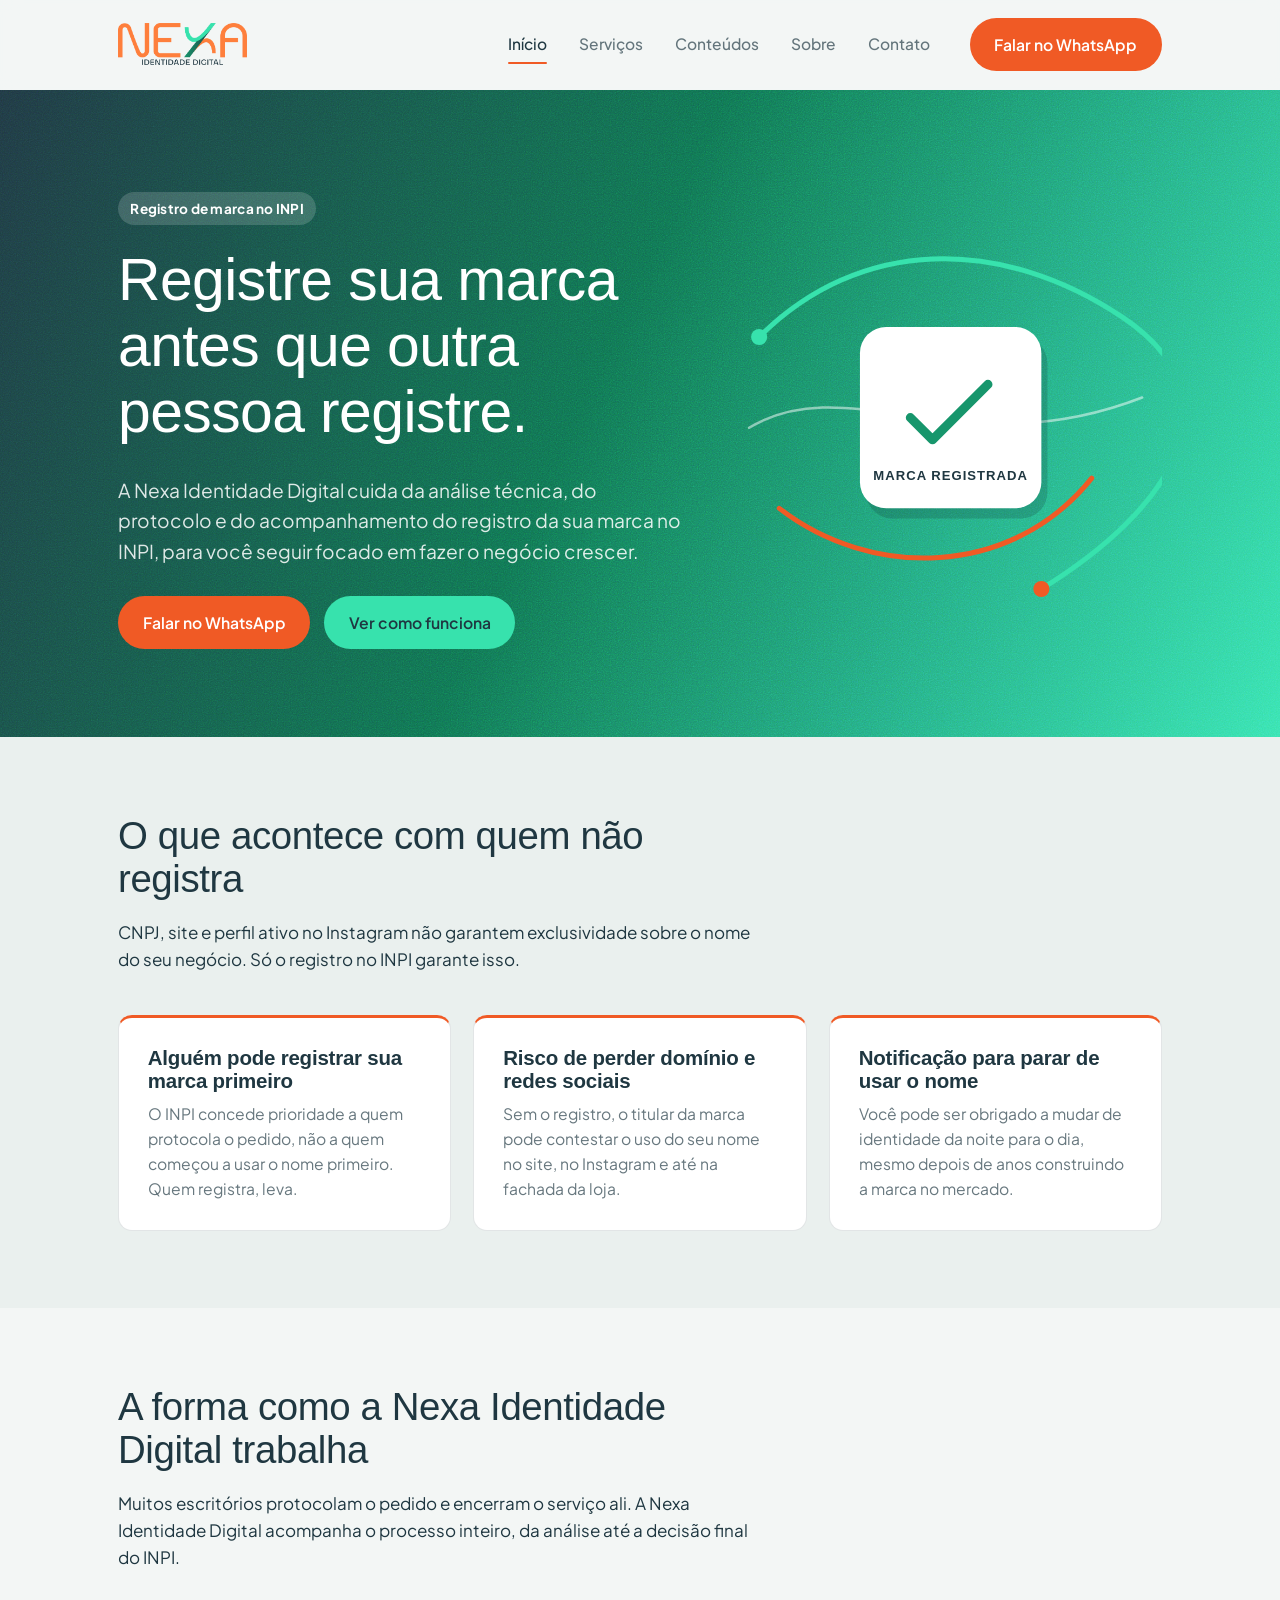
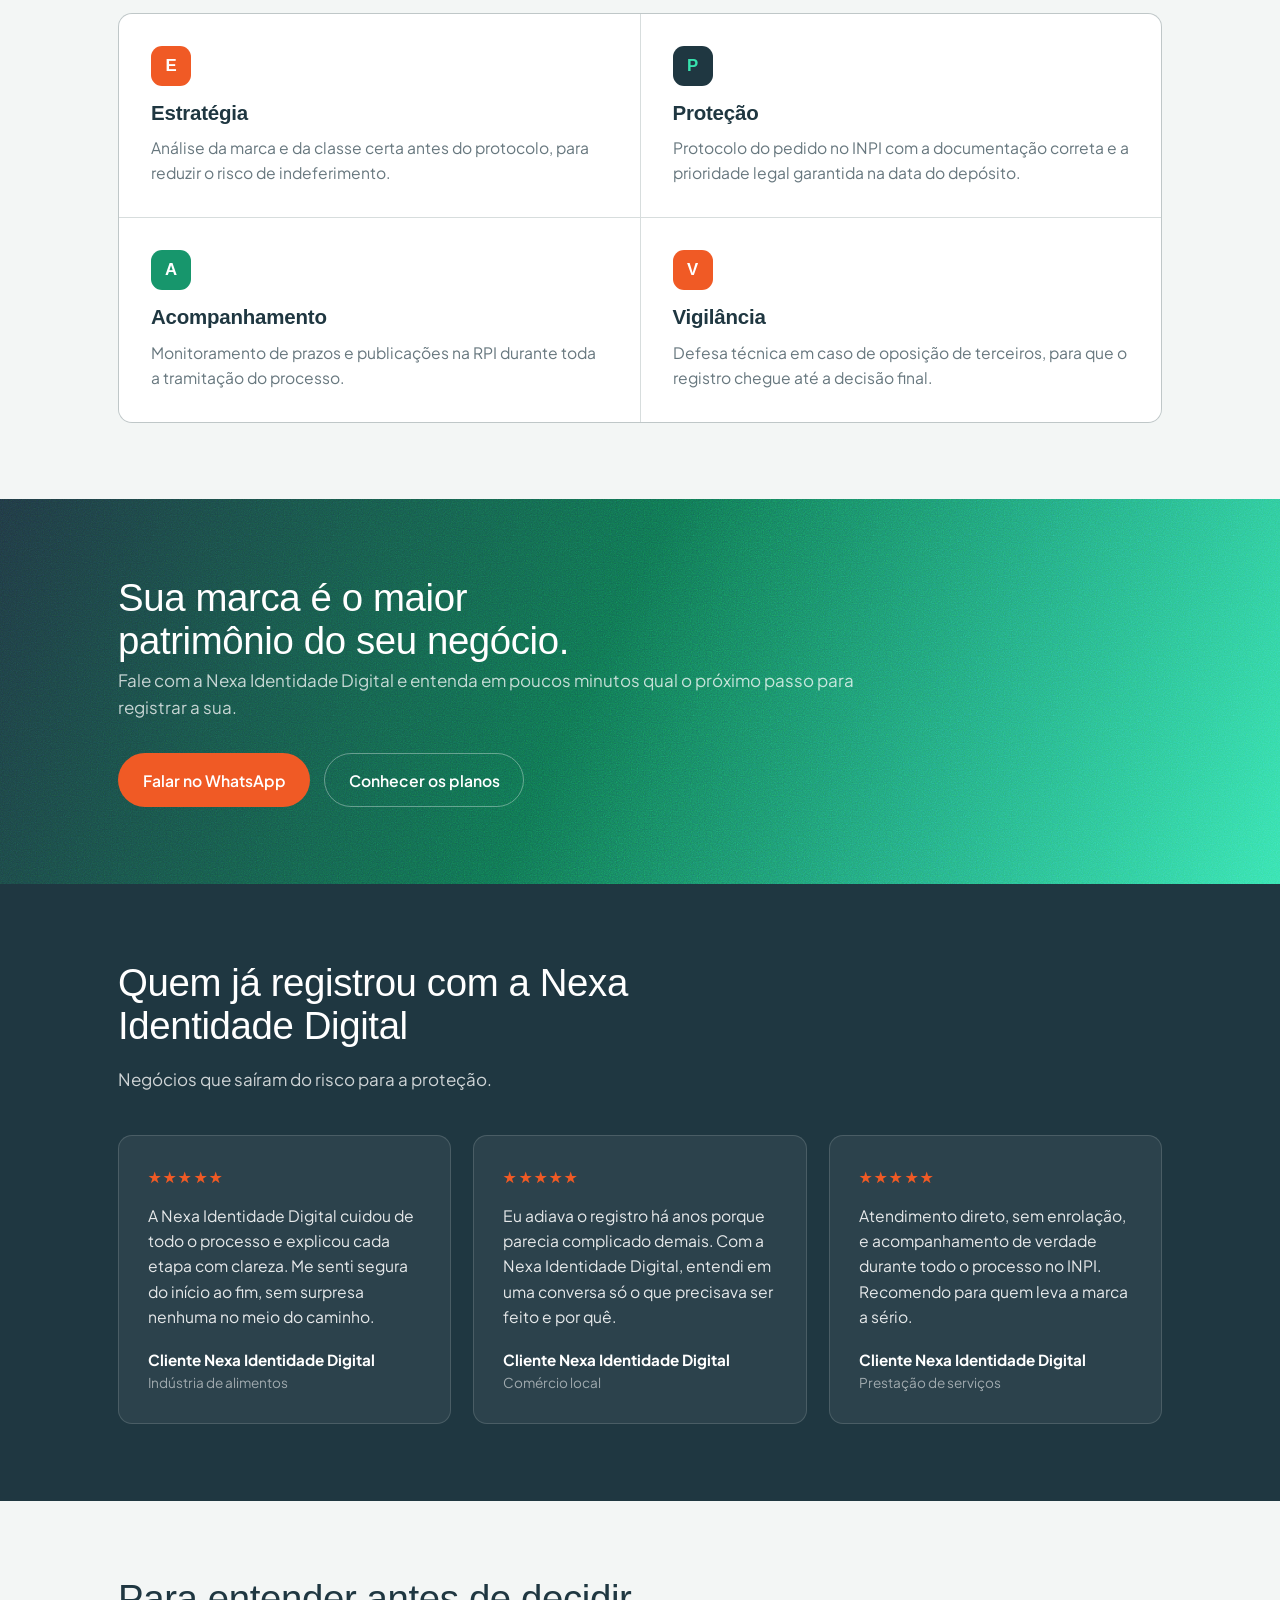
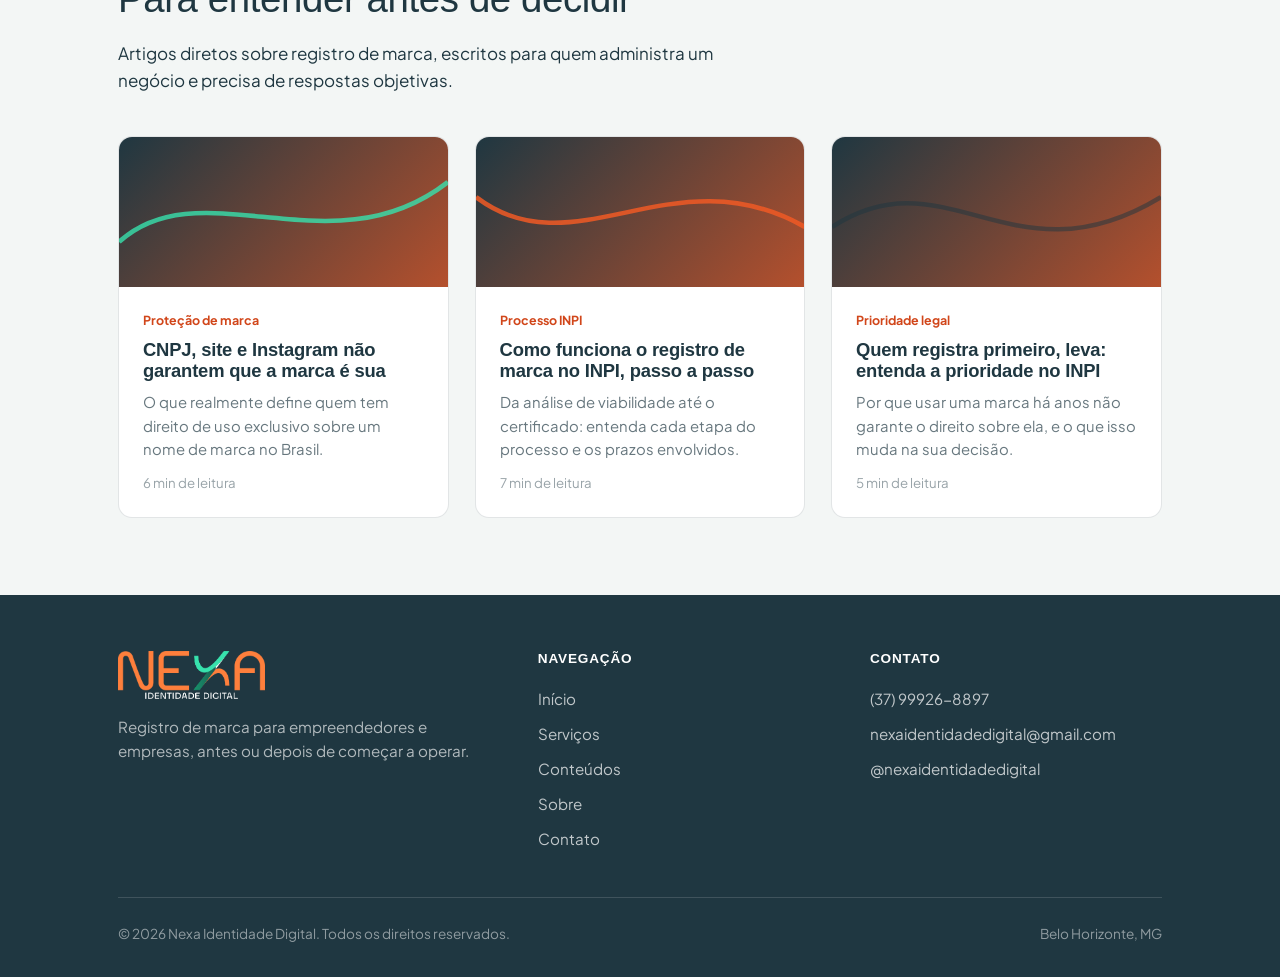
<file: index.html>
<!DOCTYPE html>
<html lang="pt-BR">
<head>
<meta charset="UTF-8">
<meta name="viewport" content="width=device-width, initial-scale=1.0">
<title>Registro de Marca no INPI | Nexa Identidade Digital</title>
<meta name="description" content="Registro de marca no INPI com análise de viabilidade, protocolo e acompanhamento até a decisão. Proteja o seu negócio desde o primeiro dia.">
<link rel="icon" href="data:image/svg+xml,<svg xmlns=%22http://www.w3.org/2000/svg%22 viewBox=%220 0 32 32%22><rect width=%2232%22 height=%2232%22 rx=%228%22 fill=%22%231f3741%22/><path d=%22M9 22V10l14 12V10%22 stroke=%22%2337e2ad%22 stroke-width=%222.3%22 fill=%22none%22 stroke-linecap=%22round%22 stroke-linejoin=%22round%22/></svg>">
<link rel="preconnect" href="https://api.fontshare.com">
<link href="https://api.fontshare.com/v2/css?f[]=chillax@500,600,700&display=swap" rel="stylesheet">
<link href="https://fonts.googleapis.com/css2?family=Plus+Jakarta+Sans:wght@400;500;600;700;800&display=swap" rel="stylesheet">
<link rel="stylesheet" href="style.css">

<!-- SEO -->
<link rel="canonical" href="https://nexaidentidadedigital.com.br/">
<meta property="og:type" content="website">
<meta property="og:locale" content="pt_BR">
<meta property="og:site_name" content="Nexa Identidade Digital">
<meta property="og:title" content="Registro de Marca no INPI | Nexa Identidade Digital">
<meta property="og:description" content="Registro de marca no INPI com análise de viabilidade, protocolo e acompanhamento até a decisão. Proteja o seu negócio desde o primeiro dia.">
<meta property="og:url" content="https://nexaidentidadedigital.com.br/">
<meta property="og:image" content="https://nexaidentidadedigital.com.br/og-image.png">
<meta name="twitter:card" content="summary_large_image">
<script type="application/ld+json">{"@context": "https://schema.org", "@type": "ProfessionalService", "@id": "https://nexaidentidadedigital.com.br/#organization", "name": "Nexa Identidade Digital", "url": "https://nexaidentidadedigital.com.br/", "logo": "https://nexaidentidadedigital.com.br/logo-light-bg.png", "image": "https://nexaidentidadedigital.com.br/og-image.png", "description": "Registro de marca no INPI com análise de viabilidade, protocolo e acompanhamento até a decisão final.", "telephone": "+55 37 99926-8897", "email": "nexaidentidadedigital@gmail.com", "address": {"@type": "PostalAddress", "addressLocality": "Belo Horizonte", "addressRegion": "MG", "addressCountry": "BR"}, "areaServed": {"@type": "Country", "name": "Brasil"}, "sameAs": ["https://instagram.com/nexaidentidadedigital"]}</script>
<!-- /SEO -->
</head>
<body>

<header class="nav" id="nav">
  <div class="nav-inner">
    <a href="index.html" class="logo"><img src="logo-light-bg.png" alt="Nexa Identidade Digital" class="logo-img"></a>
    <nav class="nav-links" id="navLinks">
      <a href="index.html" aria-current="page">Início</a>
      <a href="servicos.html">Serviços</a>
      <a href="blog.html">Conteúdos</a>
      <a href="sobre.html">Sobre</a>
      <a href="contato.html">Contato</a>
    </nav>
    <a class="btn btn-primary nav-cta" href="https://wa.me/5537999268897?text=Ol%C3%A1%2C%20Luna!%20Quero%20entender%20como%20registrar%20minha%20marca." target="_blank" rel="noopener">Falar no WhatsApp</a>
    <button class="nav-toggle" id="navToggle" aria-label="Abrir menu"><span></span><span></span><span></span></button>
  </div>
</header>

<main>

<!-- HERO -->
<section class="hero grain-gradient">
  <div class="wrap hero-grid">
    <div>
      <span class="hero-eyebrow">Registro de marca no INPI</span>
      <h1>Registre sua marca antes que outra pessoa registre.</h1>
      <p class="lede">A Nexa Identidade Digital cuida da análise técnica, do protocolo e do acompanhamento do registro da sua marca no INPI, para você seguir focado em fazer o negócio crescer.</p>
      <div class="hero-actions">
        <a class="btn btn-orange" href="https://wa.me/5537999268897?text=Ol%C3%A1%2C%20Luna!%20Quero%20entender%20como%20registrar%20minha%20marca." target="_blank" rel="noopener">Falar no WhatsApp</a>
        <a class="btn btn-mint" href="servicos.html">Ver como funciona</a>
      </div>
    </div>
    <div class="hero-art" aria-hidden="true">
      <svg viewBox="0 0 420 420" width="100%" height="100%">
        <path d="M20 130 C 120 30, 260 30, 380 110 S 430 300, 300 380" stroke="#37e2ad" stroke-width="5" fill="none" stroke-linecap="round"/>
        <path d="M40 300 C 130 370, 270 370, 350 270" stroke="#f05a25" stroke-width="5" fill="none" stroke-linecap="round"/>
        <path d="M10 220 C 110 160, 220 260, 400 190" stroke="#ffffff" stroke-width="2.5" fill="none" stroke-linecap="round" opacity="0.5"/>
        <circle cx="300" cy="380" r="8" fill="#f05a25"/>
        <circle cx="20" cy="130" r="8" fill="#37e2ad"/>

        <rect x="120" y="120" width="180" height="180" rx="26" fill="#0f2027" opacity="0.18" transform="translate(6,10)"/>
        <rect x="120" y="120" width="180" height="180" rx="26" fill="#ffffff"/>
        <path d="M170 210 l22 22 l55 -55" stroke="#17966c" stroke-width="9" fill="none" stroke-linecap="round" stroke-linejoin="round"/>
        <text x="210" y="272" font-family="Chillax, sans-serif" font-weight="600" font-size="13" fill="#1f3741" text-anchor="middle" letter-spacing="1">MARCA REGISTRADA</text>
      </svg>
    </div>
  </div>
</section>

<!-- RISCO -->
<section class="section-alt">
  <div class="wrap">
    <div class="section-head">
      <h2>O que acontece com quem não registra</h2>
      <p>CNPJ, site e perfil ativo no Instagram não garantem exclusividade sobre o nome do seu negócio. Só o registro no INPI garante isso.</p>
    </div>
    <div class="risk-grid">
      <div class="risk-card">
        <h3>Alguém pode registrar sua marca primeiro</h3>
        <p>O INPI concede prioridade a quem protocola o pedido, não a quem começou a usar o nome primeiro. Quem registra, leva.</p>
      </div>
      <div class="risk-card">
        <h3>Risco de perder domínio e redes sociais</h3>
        <p>Sem o registro, o titular da marca pode contestar o uso do seu nome no site, no Instagram e até na fachada da loja.</p>
      </div>
      <div class="risk-card">
        <h3>Notificação para parar de usar o nome</h3>
        <p>Você pode ser obrigado a mudar de identidade da noite para o dia, mesmo depois de anos construindo a marca no mercado.</p>
      </div>
    </div>
  </div>
</section>

<!-- ABORDAGEM -->
<section>
  <div class="wrap">
    <div class="section-head">
      <h2>A forma como a Nexa Identidade Digital trabalha</h2>
      <p>Muitos escritórios protocolam o pedido e encerram o serviço ali. A Nexa Identidade Digital acompanha o processo inteiro, da análise até a decisão final do INPI.</p>
    </div>
    <div class="pillar-grid">
      <div class="pillar">
        <div class="mark">E</div>
        <h3>Estratégia</h3>
        <p>Análise da marca e da classe certa antes do protocolo, para reduzir o risco de indeferimento.</p>
      </div>
      <div class="pillar">
        <div class="mark">P</div>
        <h3>Proteção</h3>
        <p>Protocolo do pedido no INPI com a documentação correta e a prioridade legal garantida na data do depósito.</p>
      </div>
      <div class="pillar">
        <div class="mark">A</div>
        <h3>Acompanhamento</h3>
        <p>Monitoramento de prazos e publicações na RPI durante toda a tramitação do processo.</p>
      </div>
      <div class="pillar">
        <div class="mark">V</div>
        <h3>Vigilância</h3>
        <p>Defesa técnica em caso de oposição de terceiros, para que o registro chegue até a decisão final.</p>
      </div>
    </div>
  </div>
</section>

<!-- CTA BAND -->
<section class="cta-band grain-gradient">
  <div class="wrap">
    <div>
      <h2>Sua marca é o maior patrimônio do seu negócio.</h2>
      <p>Fale com a Nexa Identidade Digital e entenda em poucos minutos qual o próximo passo para registrar a sua.</p>
    </div>
    <div class="cta-actions">
      <a class="btn btn-orange" href="https://wa.me/5537999268897?text=Ol%C3%A1%2C%20Luna!%20Quero%20entender%20como%20registrar%20minha%20marca." target="_blank" rel="noopener">Falar no WhatsApp</a>
      <a class="btn btn-ghost-on-dark" href="servicos.html">Conhecer os planos</a>
    </div>
  </div>
</section>

<!-- DEPOIMENTOS -->
<section class="section-dark">
  <div class="wrap">
    <div class="section-head">
      <h2>Quem já registrou com a Nexa Identidade Digital</h2>
      <p>Negócios que saíram do risco para a proteção.</p>
    </div>
    <div class="testimonial-grid">
      <div class="testimonial-card">
        <div class="testimonial-stars">★★★★★</div>
        <p>A Nexa Identidade Digital cuidou de todo o processo e explicou cada etapa com clareza. Me senti segura do início ao fim, sem surpresa nenhuma no meio do caminho.</p>
        <div class="testimonial-name">Cliente Nexa Identidade Digital</div>
        <div class="testimonial-role">Indústria de alimentos</div>
      </div>
      <div class="testimonial-card">
        <div class="testimonial-stars">★★★★★</div>
        <p>Eu adiava o registro há anos porque parecia complicado demais. Com a Nexa Identidade Digital, entendi em uma conversa só o que precisava ser feito e por quê.</p>
        <div class="testimonial-name">Cliente Nexa Identidade Digital</div>
        <div class="testimonial-role">Comércio local</div>
      </div>
      <div class="testimonial-card">
        <div class="testimonial-stars">★★★★★</div>
        <p>Atendimento direto, sem enrolação, e acompanhamento de verdade durante todo o processo no INPI. Recomendo para quem leva a marca a sério.</p>
        <div class="testimonial-name">Cliente Nexa Identidade Digital</div>
        <div class="testimonial-role">Prestação de serviços</div>
      </div>
    </div>
  </div>
</section>

<!-- CONTEÚDOS PREVIEW -->
<section>
  <div class="wrap">
    <div class="section-head">
      <h2>Para entender antes de decidir</h2>
      <p>Artigos diretos sobre registro de marca, escritos para quem administra um negócio e precisa de respostas objetivas.</p>
    </div>
    <div class="blog-grid">
      <a class="blog-card" href="cnpj-instagram-nao-garantem-marca.html">
        <div class="thumb"><svg viewBox="0 0 200 100" preserveAspectRatio="none"><path d="M0 70 C 50 20, 130 90, 200 30" stroke="#37e2ad" stroke-width="3" fill="none" opacity="0.8"/></svg></div>
        <div class="body">
          <span class="cat">Proteção de marca</span>
          <h3>CNPJ, site e Instagram não garantem que a marca é sua</h3>
          <p>O que realmente define quem tem direito de uso exclusivo sobre um nome de marca no Brasil.</p>
          <span class="meta">6 min de leitura</span>
        </div>
      </a>
      <a class="blog-card" href="como-funciona-registro-marca-inpi.html">
        <div class="thumb"><svg viewBox="0 0 200 100" preserveAspectRatio="none"><path d="M0 40 C 60 90, 120 10, 200 60" stroke="#f05a25" stroke-width="3" fill="none" opacity="0.85"/></svg></div>
        <div class="body">
          <span class="cat">Processo INPI</span>
          <h3>Como funciona o registro de marca no INPI, passo a passo</h3>
          <p>Da análise de viabilidade até o certificado: entenda cada etapa do processo e os prazos envolvidos.</p>
          <span class="meta">7 min de leitura</span>
        </div>
      </a>
      <a class="blog-card" href="quem-registra-primeiro-leva.html">
        <div class="thumb"><svg viewBox="0 0 200 100" preserveAspectRatio="none"><path d="M0 60 C 70 10, 110 100, 200 40" stroke="#1f3741" stroke-width="3" fill="none" opacity="0.5"/></svg></div>
        <div class="body">
          <span class="cat">Prioridade legal</span>
          <h3>Quem registra primeiro, leva: entenda a prioridade no INPI</h3>
          <p>Por que usar uma marca há anos não garante o direito sobre ela, e o que isso muda na sua decisão.</p>
          <span class="meta">5 min de leitura</span>
        </div>
      </a>
    </div>
  </div>
</section>

</main>

<footer class="footer">
  <div class="wrap">
    <div class="footer-inner">
      <div class="footer-brand">
        <a href="index.html" class="logo"><img src="logo-dark-bg.png" alt="Nexa Identidade Digital" class="logo-img"></a>
        <p>Registro de marca para empreendedores e empresas, antes ou depois de começar a operar.</p>
      </div>
      <div class="footer-col">
        <h4>NAVEGAÇÃO</h4>
        <a href="index.html">Início</a>
        <a href="servicos.html">Serviços</a>
        <a href="blog.html">Conteúdos</a>
        <a href="sobre.html">Sobre</a>
        <a href="contato.html">Contato</a>
      </div>
      <div class="footer-col">
        <h4>CONTATO</h4>
        <a href="https://wa.me/5537999268897" target="_blank" rel="noopener">(37) 99926-8897</a>
        <a href="mailto:nexaidentidadedigital@gmail.com">nexaidentidadedigital@gmail.com</a>
        <a href="https://instagram.com/nexaidentidadedigital" target="_blank" rel="noopener">@nexaidentidadedigital</a>
      </div>
    </div>
    <div class="footer-bottom">
      <span>© 2026 Nexa Identidade Digital. Todos os direitos reservados.</span>
      <span>Belo Horizonte, MG</span>
    </div>
  </div>
</footer>

<script src="main.js"></script>
</body>
</html>
</file>
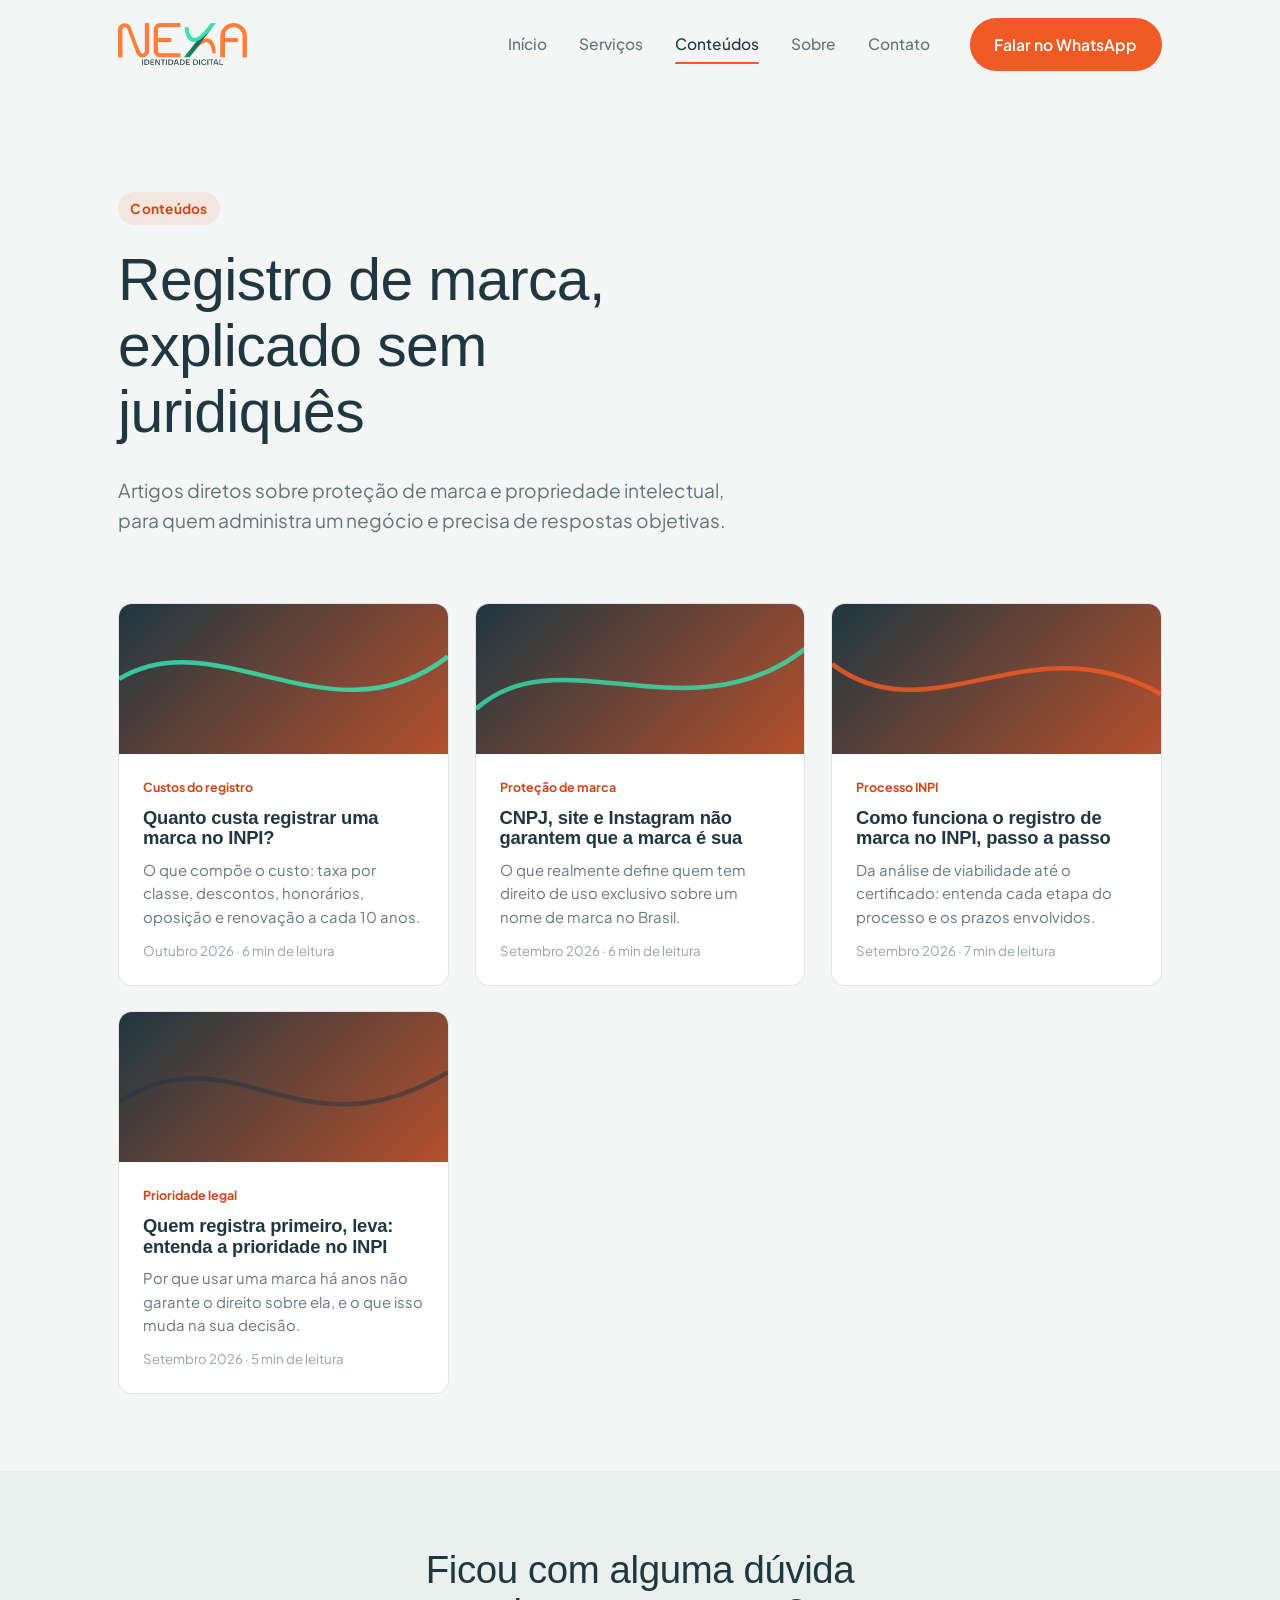
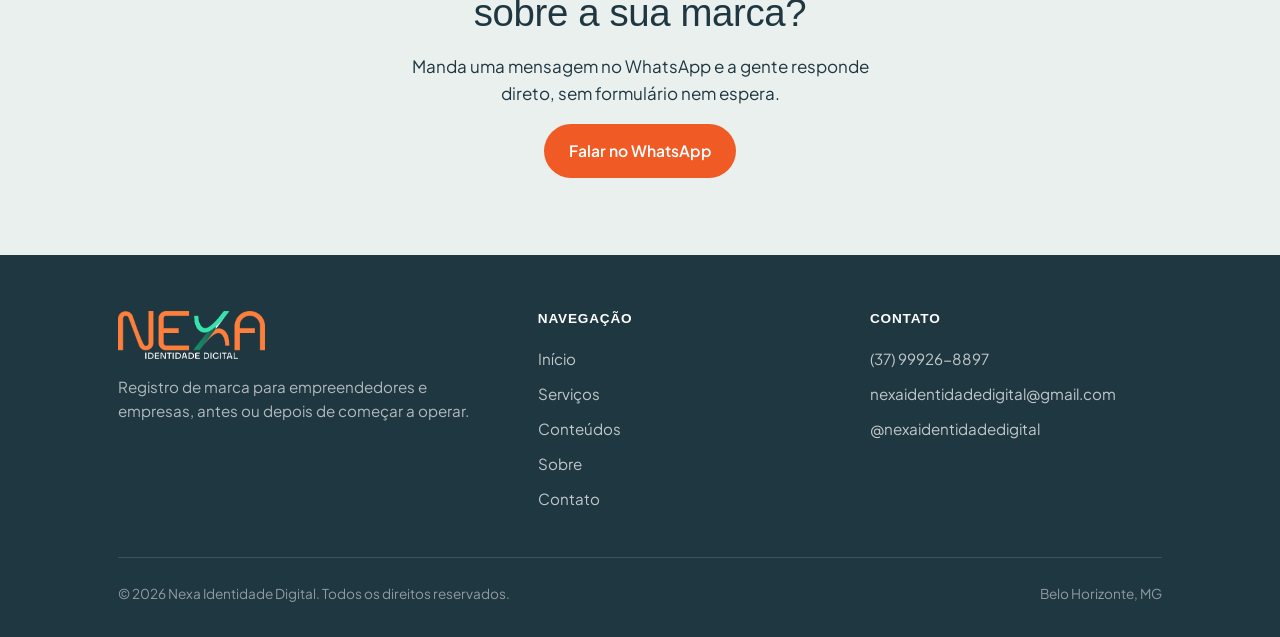
<file: blog.html>
<!DOCTYPE html>
<html lang="pt-BR">
<head>
<meta charset="UTF-8">
<meta name="viewport" content="width=device-width, initial-scale=1.0">
<title>Blog sobre Registro de Marca e INPI | Nexa Identidade Digital</title>
<meta name="description" content="Artigos sobre registro de marca, prioridade no INPI e proteção de identidade digital, escritos para quem já empreende.">
<link rel="icon" href="data:image/svg+xml,<svg xmlns=%22http://www.w3.org/2000/svg%22 viewBox=%220 0 32 32%22><rect width=%2232%22 height=%2232%22 rx=%228%22 fill=%22%231f3741%22/><path d=%22M9 22V10l14 12V10%22 stroke=%22%2337e2ad%22 stroke-width=%222.3%22 fill=%22none%22 stroke-linecap=%22round%22 stroke-linejoin=%22round%22/></svg>">
<link rel="preconnect" href="https://api.fontshare.com">
<link href="https://api.fontshare.com/v2/css?f[]=chillax@500,600,700&display=swap" rel="stylesheet">
<link href="https://fonts.googleapis.com/css2?family=Plus+Jakarta+Sans:wght@400;500;600;700;800&display=swap" rel="stylesheet">
<link rel="stylesheet" href="style.css">

<!-- SEO -->
<link rel="canonical" href="https://nexaidentidadedigital.com.br/blog.html">
<meta property="og:type" content="website">
<meta property="og:locale" content="pt_BR">
<meta property="og:site_name" content="Nexa Identidade Digital">
<meta property="og:title" content="Blog sobre Registro de Marca e INPI | Nexa Identidade Digital">
<meta property="og:description" content="Artigos sobre registro de marca, prioridade no INPI e proteção de identidade digital, escritos para quem já empreende.">
<meta property="og:url" content="https://nexaidentidadedigital.com.br/blog.html">
<meta property="og:image" content="https://nexaidentidadedigital.com.br/og-image.png">
<meta name="twitter:card" content="summary_large_image">
<!-- /SEO -->
</head>
<body>

<header class="nav" id="nav">
  <div class="nav-inner">
    <a href="index.html" class="logo"><img src="logo-light-bg.png" alt="Nexa Identidade Digital" class="logo-img"></a>
    <nav class="nav-links" id="navLinks">
      <a href="index.html">Início</a>
      <a href="servicos.html">Serviços</a>
      <a href="blog.html" aria-current="page">Conteúdos</a>
      <a href="sobre.html">Sobre</a>
      <a href="contato.html">Contato</a>
    </nav>
    <a class="btn btn-primary nav-cta" href="https://wa.me/5537999268897?text=Ol%C3%A1%2C%20Luna!%20Quero%20entender%20como%20registrar%20minha%20marca." target="_blank" rel="noopener">Falar no WhatsApp</a>
    <button class="nav-toggle" id="navToggle" aria-label="Abrir menu"><span></span><span></span><span></span></button>
  </div>
</header>

<main>

<section class="hero" style="padding-bottom: 1.5rem;">
  <div class="wrap">
    <span class="hero-eyebrow">Conteúdos</span>
    <h1 style="max-width: 16ch;">Registro de marca, explicado sem juridiquês</h1>
    <p class="lede">Artigos diretos sobre proteção de marca e propriedade intelectual, para quem administra um negócio e precisa de respostas objetivas.</p>
  </div>
</section>

<section style="padding-top: 1.5rem;">
  <div class="wrap">
    <div class="blog-grid">

      <a class="blog-card" href="quanto-custa-registrar-marca-inpi.html">
        <div class="thumb"><svg viewBox="0 0 200 100" preserveAspectRatio="none"><path d="M0 50 C 60 10, 130 95, 200 35" stroke="#37e2ad" stroke-width="3" fill="none" opacity="0.85"/></svg></div>
        <div class="body">
          <span class="cat">Custos do registro</span>
          <h3>Quanto custa registrar uma marca no INPI?</h3>
          <p>O que compõe o custo: taxa por classe, descontos, honorários, oposição e renovação a cada 10 anos.</p>
          <span class="meta">Outubro 2026 · 6 min de leitura</span>
        </div>
      </a>


      <a class="blog-card" href="cnpj-instagram-nao-garantem-marca.html">
        <div class="thumb"><svg viewBox="0 0 200 100" preserveAspectRatio="none"><path d="M0 70 C 50 20, 130 90, 200 30" stroke="#37e2ad" stroke-width="3" fill="none" opacity="0.8"/></svg></div>
        <div class="body">
          <span class="cat">Proteção de marca</span>
          <h3>CNPJ, site e Instagram não garantem que a marca é sua</h3>
          <p>O que realmente define quem tem direito de uso exclusivo sobre um nome de marca no Brasil.</p>
          <span class="meta">Setembro 2026 · 6 min de leitura</span>
        </div>
      </a>

      <a class="blog-card" href="como-funciona-registro-marca-inpi.html">
        <div class="thumb"><svg viewBox="0 0 200 100" preserveAspectRatio="none"><path d="M0 40 C 60 90, 120 10, 200 60" stroke="#f05a25" stroke-width="3" fill="none" opacity="0.85"/></svg></div>
        <div class="body">
          <span class="cat">Processo INPI</span>
          <h3>Como funciona o registro de marca no INPI, passo a passo</h3>
          <p>Da análise de viabilidade até o certificado: entenda cada etapa do processo e os prazos envolvidos.</p>
          <span class="meta">Setembro 2026 · 7 min de leitura</span>
        </div>
      </a>

      <a class="blog-card" href="quem-registra-primeiro-leva.html">
        <div class="thumb"><svg viewBox="0 0 200 100" preserveAspectRatio="none"><path d="M0 60 C 70 10, 110 100, 200 40" stroke="#1f3741" stroke-width="3" fill="none" opacity="0.5"/></svg></div>
        <div class="body">
          <span class="cat">Prioridade legal</span>
          <h3>Quem registra primeiro, leva: entenda a prioridade no INPI</h3>
          <p>Por que usar uma marca há anos não garante o direito sobre ela, e o que isso muda na sua decisão.</p>
          <span class="meta">Setembro 2026 · 5 min de leitura</span>
        </div>
      </a>

    </div>
  </div>
</section>

<section class="section-alt">
  <div class="wrap center" style="max-width: 560px;">
    <h2>Ficou com alguma dúvida sobre a sua marca?</h2>
    <p>Manda uma mensagem no WhatsApp e a gente responde direto, sem formulário nem espera.</p>
    <a class="btn btn-primary" href="https://wa.me/5537999268897?text=Ol%C3%A1%2C%20Luna!%20Tenho%20uma%20d%C3%BAvida%20sobre%20registro%20de%20marca." target="_blank" rel="noopener">Falar no WhatsApp</a>
  </div>
</section>

</main>

<footer class="footer">
  <div class="wrap">
    <div class="footer-inner">
      <div class="footer-brand">
        <a href="index.html" class="logo"><img src="logo-dark-bg.png" alt="Nexa Identidade Digital" class="logo-img"></a>
        <p>Registro de marca para empreendedores e empresas, antes ou depois de começar a operar.</p>
      </div>
      <div class="footer-col">
        <h4>NAVEGAÇÃO</h4>
        <a href="index.html">Início</a>
        <a href="servicos.html">Serviços</a>
        <a href="blog.html">Conteúdos</a>
        <a href="sobre.html">Sobre</a>
        <a href="contato.html">Contato</a>
      </div>
      <div class="footer-col">
        <h4>CONTATO</h4>
        <a href="https://wa.me/5537999268897" target="_blank" rel="noopener">(37) 99926-8897</a>
        <a href="mailto:nexaidentidadedigital@gmail.com">nexaidentidadedigital@gmail.com</a>
        <a href="https://instagram.com/nexaidentidadedigital" target="_blank" rel="noopener">@nexaidentidadedigital</a>
      </div>
    </div>
    <div class="footer-bottom">
      <span>© 2026 Nexa Identidade Digital. Todos os direitos reservados.</span>
      <span>Belo Horizonte, MG</span>
    </div>
  </div>
</footer>

<script src="main.js"></script>
</body>
</html>
</file>
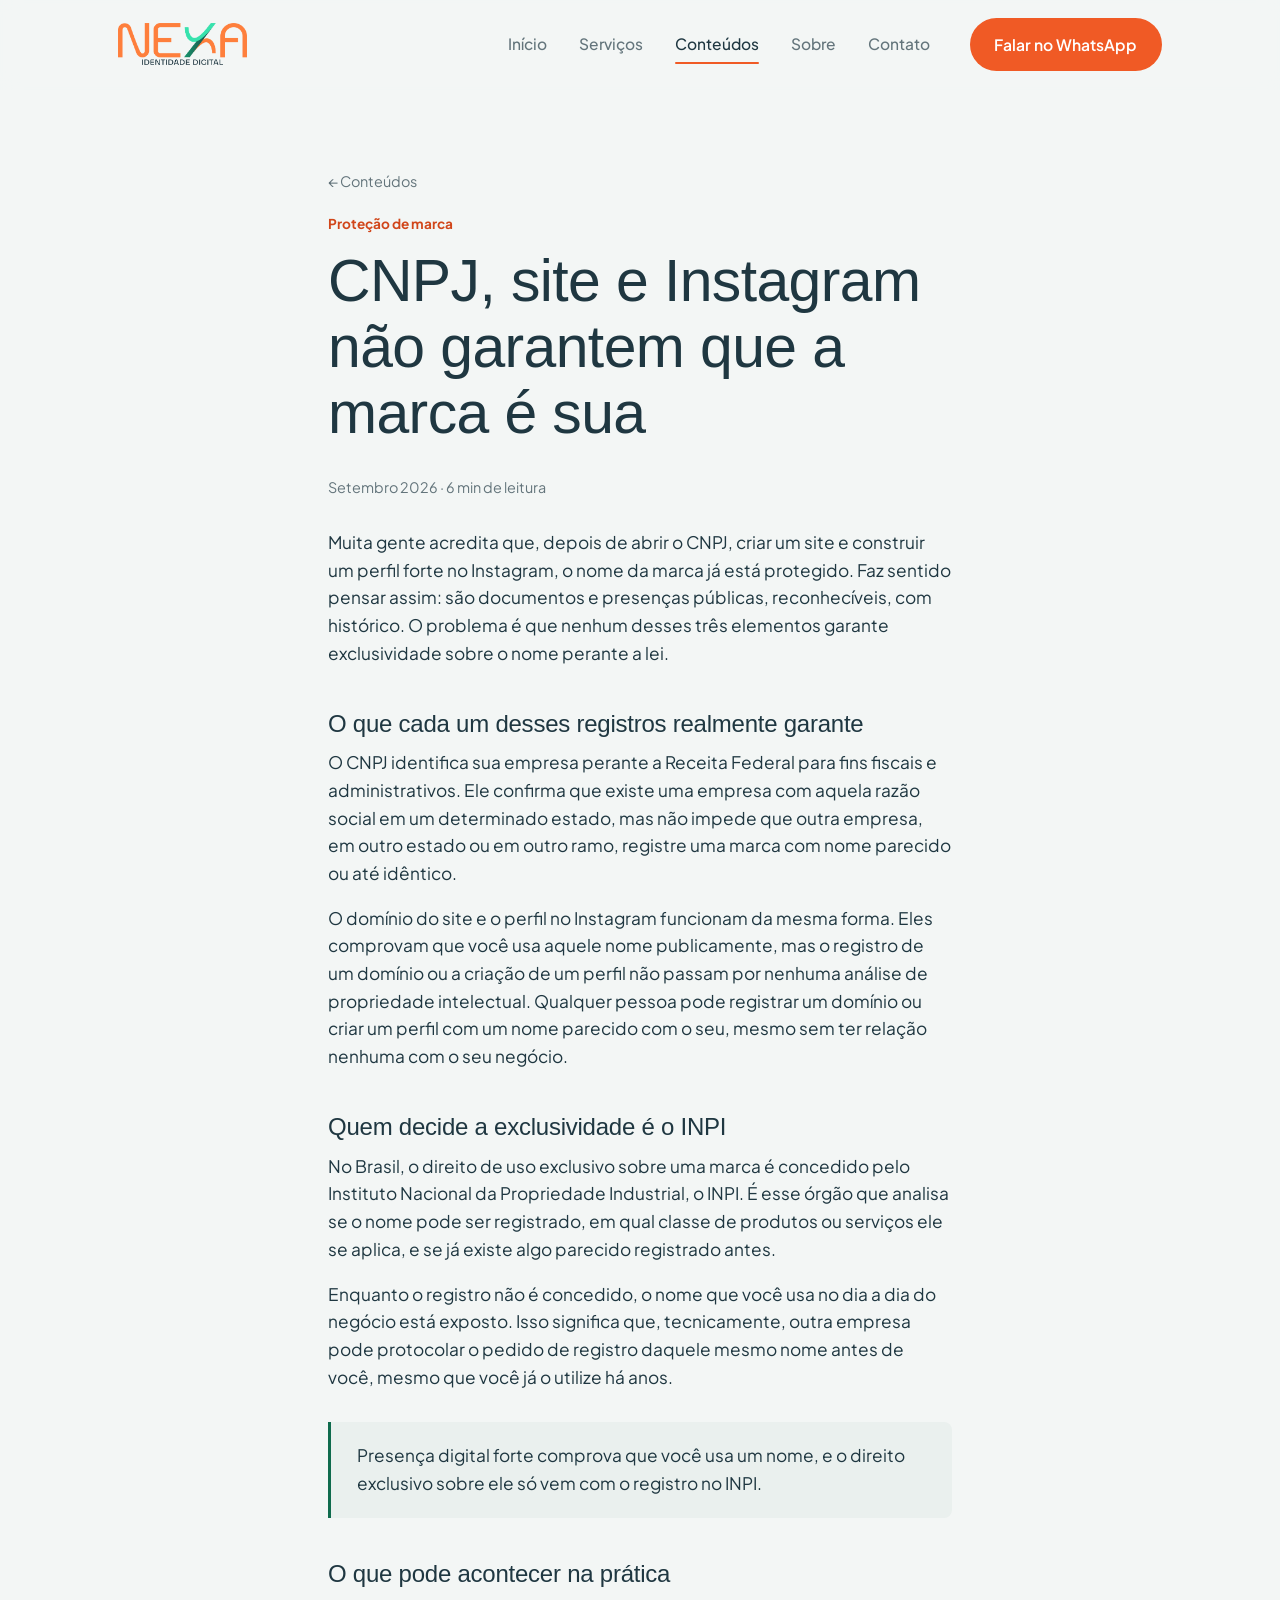
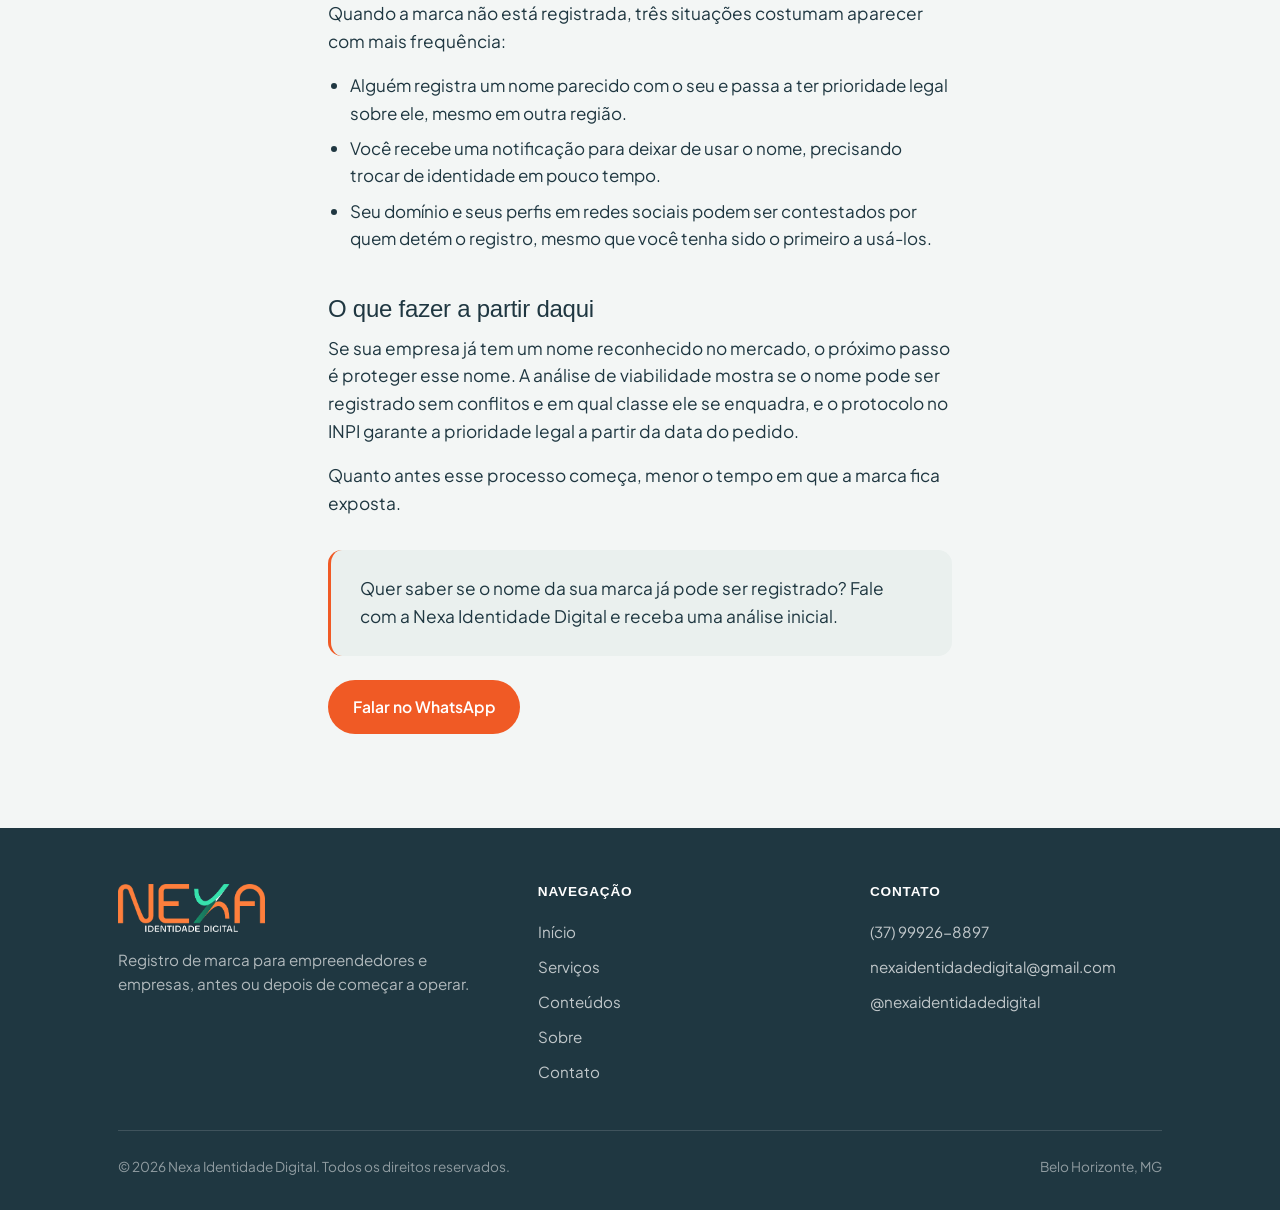
<file: cnpj-instagram-nao-garantem-marca.html>
<!DOCTYPE html>
<html lang="pt-BR">
<head>
<meta charset="UTF-8">
<meta name="viewport" content="width=device-width, initial-scale=1.0">
<title>CNPJ, site e Instagram não garantem que a marca é sua | Nexa Identidade Digital</title>
<meta name="description" content="Entenda por que ter CNPJ, site e Instagram ativos não garante exclusividade sobre o nome da sua marca, e o que realmente define esse direito no Brasil.">
<link rel="icon" href="data:image/svg+xml,<svg xmlns=%22http://www.w3.org/2000/svg%22 viewBox=%220 0 32 32%22><rect width=%2232%22 height=%2232%22 rx=%228%22 fill=%22%231f3741%22/><path d=%22M9 22V10l14 12V10%22 stroke=%22%2337e2ad%22 stroke-width=%222.3%22 fill=%22none%22 stroke-linecap=%22round%22 stroke-linejoin=%22round%22/></svg>">
<link rel="preconnect" href="https://api.fontshare.com">
<link href="https://api.fontshare.com/v2/css?f[]=chillax@500,600,700&display=swap" rel="stylesheet">
<link href="https://fonts.googleapis.com/css2?family=Plus+Jakarta+Sans:wght@400;500;600;700;800&display=swap" rel="stylesheet">
<link rel="stylesheet" href="style.css">

<!-- SEO -->
<link rel="canonical" href="https://nexaidentidadedigital.com.br/cnpj-instagram-nao-garantem-marca.html">
<meta property="og:type" content="article">
<meta property="og:locale" content="pt_BR">
<meta property="og:site_name" content="Nexa Identidade Digital">
<meta property="og:title" content="CNPJ, site e Instagram não garantem que a marca é sua | Nexa Identidade Digital">
<meta property="og:description" content="Entenda por que ter CNPJ, site e Instagram ativos não garante exclusividade sobre o nome da sua marca, e o que realmente define esse direito no Brasil.">
<meta property="og:url" content="https://nexaidentidadedigital.com.br/cnpj-instagram-nao-garantem-marca.html">
<meta property="og:image" content="https://nexaidentidadedigital.com.br/og-image.png">
<meta name="twitter:card" content="summary_large_image">
<script type="application/ld+json">{"@context": "https://schema.org", "@type": "Article", "headline": "CNPJ, site e Instagram não garantem que a marca é sua", "description": "Entenda por que ter CNPJ, site e Instagram ativos não garante exclusividade sobre o nome da sua marca, e o que realmente define esse direito no Brasil.", "datePublished": "2026-09-01", "dateModified": "2026-09-01", "mainEntityOfPage": "https://nexaidentidadedigital.com.br/cnpj-instagram-nao-garantem-marca.html", "image": "https://nexaidentidadedigital.com.br/og-image.png", "inLanguage": "pt-BR", "author": {"@id": "https://nexaidentidadedigital.com.br/#organization", "@type": "ProfessionalService", "name": "Nexa Identidade Digital"}, "publisher": {"@type": "Organization", "name": "Nexa Identidade Digital", "logo": {"@type": "ImageObject", "url": "https://nexaidentidadedigital.com.br/logo-light-bg.png"}}}</script>
<!-- /SEO -->
</head>
<body>

<header class="nav" id="nav">
  <div class="nav-inner">
    <a href="index.html" class="logo"><img src="logo-light-bg.png" alt="Nexa Identidade Digital" class="logo-img"></a>
    <nav class="nav-links" id="navLinks">
      <a href="index.html">Início</a>
      <a href="servicos.html">Serviços</a>
      <a href="blog.html" aria-current="page">Conteúdos</a>
      <a href="sobre.html">Sobre</a>
      <a href="contato.html">Contato</a>
    </nav>
    <a class="btn btn-primary nav-cta" href="https://wa.me/5537999268897?text=Ol%C3%A1%2C%20Luna!%20Li%20o%20artigo%20sobre%20CNPJ%20e%20Instagram%20e%20quero%20saber%20mais." target="_blank" rel="noopener">Falar no WhatsApp</a>
    <button class="nav-toggle" id="navToggle" aria-label="Abrir menu"><span></span><span></span><span></span></button>
  </div>
</header>

<main>
<section style="padding-bottom: 1rem;">
  <div class="wrap article-head">
    <a href="blog.html" class="small" style="text-decoration:none;">&larr; Conteúdos</a>
    <p class="cat" style="margin-top: 1.2rem;">Proteção de marca</p>
    <h1>CNPJ, site e Instagram não garantem que a marca é sua</h1>
    <p class="small">Setembro 2026 · 6 min de leitura</p>
  </div>
</section>

<section style="padding-top: 0;">
  <div class="wrap article-body">
    <p>Muita gente acredita que, depois de abrir o CNPJ, criar um site e construir um perfil forte no Instagram, o nome da marca já está protegido. Faz sentido pensar assim: são documentos e presenças públicas, reconhecíveis, com histórico. O problema é que nenhum desses três elementos garante exclusividade sobre o nome perante a lei.</p>

    <h2>O que cada um desses registros realmente garante</h2>
    <p>O CNPJ identifica sua empresa perante a Receita Federal para fins fiscais e administrativos. Ele confirma que existe uma empresa com aquela razão social em um determinado estado, mas não impede que outra empresa, em outro estado ou em outro ramo, registre uma marca com nome parecido ou até idêntico.</p>
    <p>O domínio do site e o perfil no Instagram funcionam da mesma forma. Eles comprovam que você usa aquele nome publicamente, mas o registro de um domínio ou a criação de um perfil não passam por nenhuma análise de propriedade intelectual. Qualquer pessoa pode registrar um domínio ou criar um perfil com um nome parecido com o seu, mesmo sem ter relação nenhuma com o seu negócio.</p>

    <h2>Quem decide a exclusividade é o INPI</h2>
    <p>No Brasil, o direito de uso exclusivo sobre uma marca é concedido pelo Instituto Nacional da Propriedade Industrial, o INPI. É esse órgão que analisa se o nome pode ser registrado, em qual classe de produtos ou serviços ele se aplica, e se já existe algo parecido registrado antes.</p>
    <p>Enquanto o registro não é concedido, o nome que você usa no dia a dia do negócio está exposto. Isso significa que, tecnicamente, outra empresa pode protocolar o pedido de registro daquele mesmo nome antes de você, mesmo que você já o utilize há anos.</p>

    <blockquote>
      <p>Presença digital forte comprova que você usa um nome, e o direito exclusivo sobre ele só vem com o registro no INPI.</p>
    </blockquote>

    <h2>O que pode acontecer na prática</h2>
    <p>Quando a marca não está registrada, três situações costumam aparecer com mais frequência:</p>
    <ul>
      <li>Alguém registra um nome parecido com o seu e passa a ter prioridade legal sobre ele, mesmo em outra região.</li>
      <li>Você recebe uma notificação para deixar de usar o nome, precisando trocar de identidade em pouco tempo.</li>
      <li>Seu domínio e seus perfis em redes sociais podem ser contestados por quem detém o registro, mesmo que você tenha sido o primeiro a usá-los.</li>
    </ul>

    <h2>O que fazer a partir daqui</h2>
    <p>Se sua empresa já tem um nome reconhecido no mercado, o próximo passo é proteger esse nome. A análise de viabilidade mostra se o nome pode ser registrado sem conflitos e em qual classe ele se enquadra, e o protocolo no INPI garante a prioridade legal a partir da data do pedido.</p>
    <p>Quanto antes esse processo começa, menor o tempo em que a marca fica exposta.</p>

    <div class="callout" style="margin-top: 2rem;">
      <p>Quer saber se o nome da sua marca já pode ser registrado? Fale com a Nexa Identidade Digital e receba uma análise inicial.</p>
    </div>
    <p style="margin-top: 1.5rem;">
      <a class="btn btn-primary" href="https://wa.me/5537999268897?text=Ol%C3%A1%2C%20Luna!%20Li%20o%20artigo%20sobre%20CNPJ%20e%20Instagram%20e%20quero%20saber%20se%20minha%20marca%20pode%20ser%20registrada." target="_blank" rel="noopener">Falar no WhatsApp</a>
    </p>
  </div>
</section>
</main>

<footer class="footer">
  <div class="wrap">
    <div class="footer-inner">
      <div class="footer-brand">
        <a href="index.html" class="logo"><img src="logo-dark-bg.png" alt="Nexa Identidade Digital" class="logo-img"></a>
        <p>Registro de marca para empreendedores e empresas, antes ou depois de começar a operar.</p>
      </div>
      <div class="footer-col">
        <h4>NAVEGAÇÃO</h4>
        <a href="index.html">Início</a>
        <a href="servicos.html">Serviços</a>
        <a href="blog.html">Conteúdos</a>
        <a href="sobre.html">Sobre</a>
        <a href="contato.html">Contato</a>
      </div>
      <div class="footer-col">
        <h4>CONTATO</h4>
        <a href="https://wa.me/5537999268897" target="_blank" rel="noopener">(37) 99926-8897</a>
        <a href="mailto:nexaidentidadedigital@gmail.com">nexaidentidadedigital@gmail.com</a>
        <a href="https://instagram.com/nexaidentidadedigital" target="_blank" rel="noopener">@nexaidentidadedigital</a>
      </div>
    </div>
    <div class="footer-bottom">
      <span>© 2026 Nexa Identidade Digital. Todos os direitos reservados.</span>
      <span>Belo Horizonte, MG</span>
    </div>
  </div>
</footer>

<script src="main.js"></script>
</body>
</html>
</file>
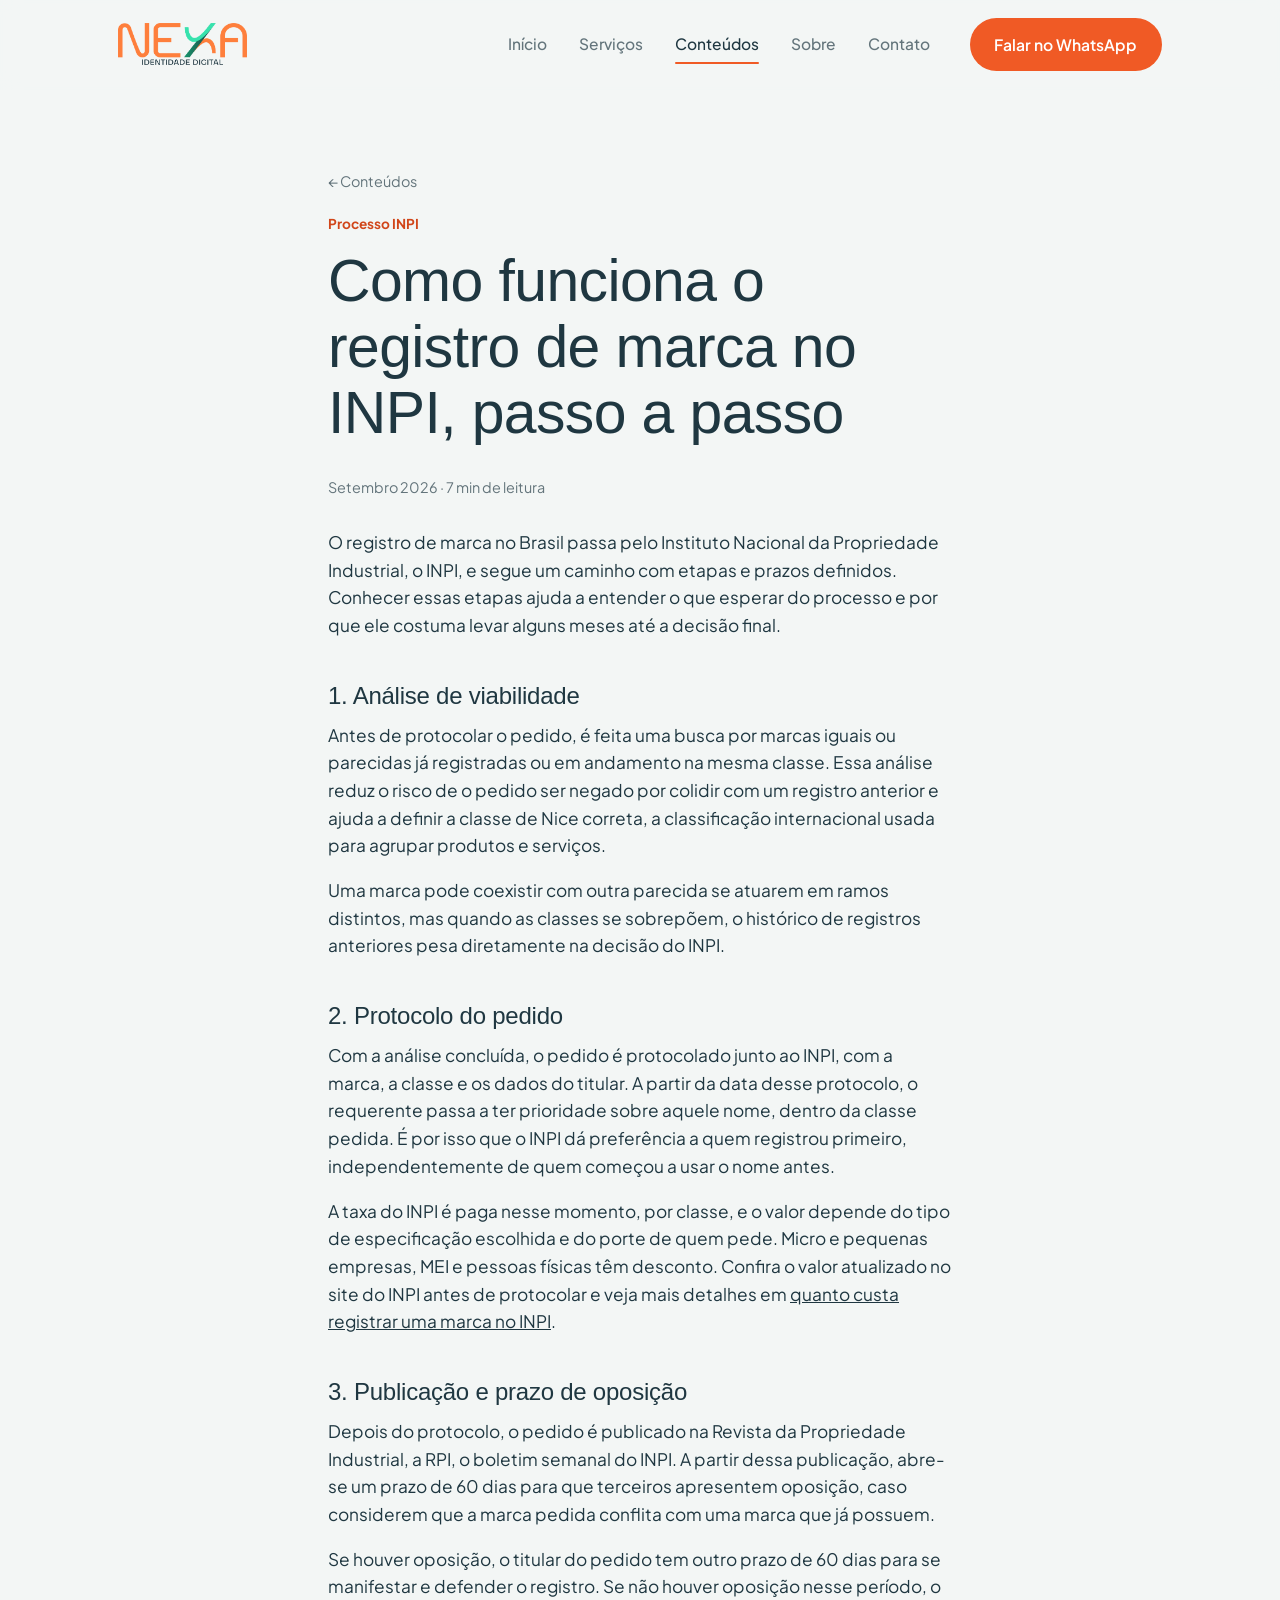
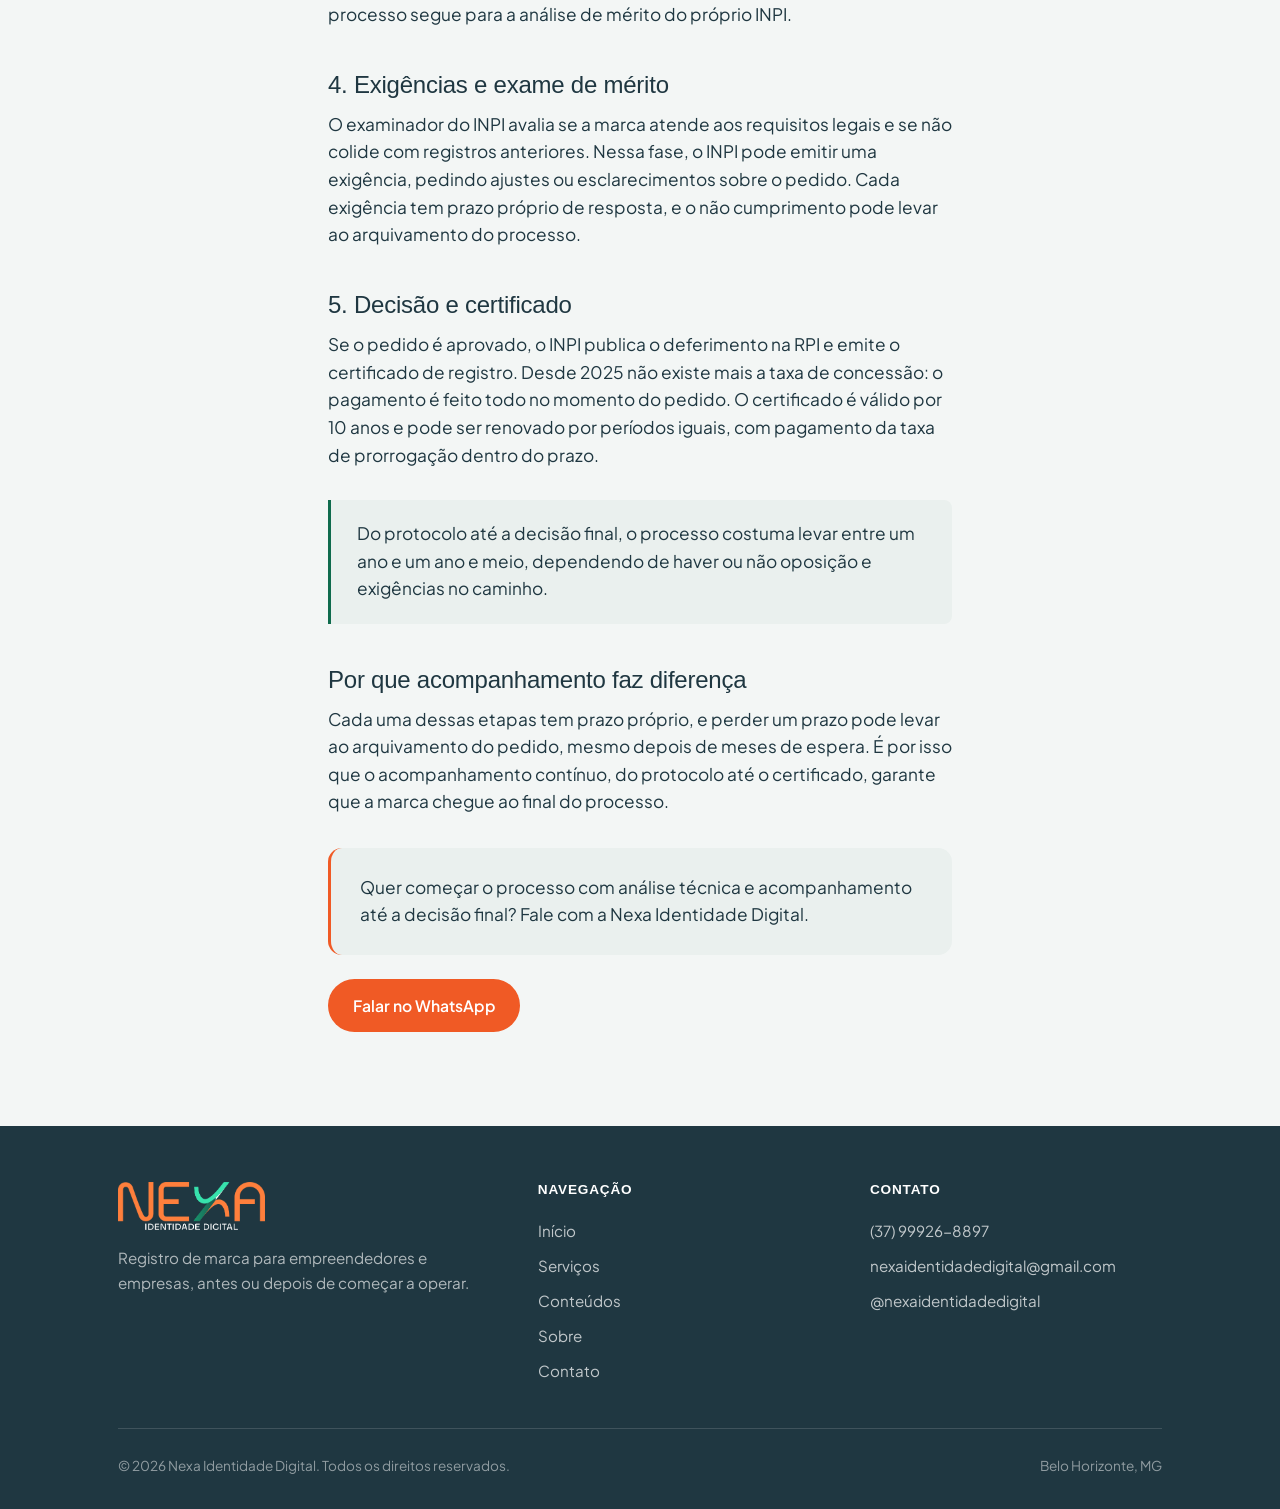
<file: como-funciona-registro-marca-inpi.html>
<!DOCTYPE html>
<html lang="pt-BR">
<head>
<meta charset="UTF-8">
<meta name="viewport" content="width=device-width, initial-scale=1.0">
<title>Como funciona o registro de marca no INPI, passo a passo | Nexa Identidade Digital</title>
<meta name="description" content="Entenda cada etapa do processo de registro de marca no INPI: análise de viabilidade, protocolo, prazo de oposição, exigências e certificado.">
<link rel="icon" href="data:image/svg+xml,<svg xmlns=%22http://www.w3.org/2000/svg%22 viewBox=%220 0 32 32%22><rect width=%2232%22 height=%2232%22 rx=%228%22 fill=%22%231f3741%22/><path d=%22M9 22V10l14 12V10%22 stroke=%22%2337e2ad%22 stroke-width=%222.3%22 fill=%22none%22 stroke-linecap=%22round%22 stroke-linejoin=%22round%22/></svg>">
<link rel="preconnect" href="https://api.fontshare.com">
<link href="https://api.fontshare.com/v2/css?f[]=chillax@500,600,700&display=swap" rel="stylesheet">
<link href="https://fonts.googleapis.com/css2?family=Plus+Jakarta+Sans:wght@400;500;600;700;800&display=swap" rel="stylesheet">
<link rel="stylesheet" href="style.css">

<!-- SEO -->
<link rel="canonical" href="https://nexaidentidadedigital.com.br/como-funciona-registro-marca-inpi.html">
<meta property="og:type" content="article">
<meta property="og:locale" content="pt_BR">
<meta property="og:site_name" content="Nexa Identidade Digital">
<meta property="og:title" content="Como funciona o registro de marca no INPI, passo a passo | Nexa Identidade Digital">
<meta property="og:description" content="Entenda cada etapa do processo de registro de marca no INPI: análise de viabilidade, protocolo, prazo de oposição, exigências e certificado.">
<meta property="og:url" content="https://nexaidentidadedigital.com.br/como-funciona-registro-marca-inpi.html">
<meta property="og:image" content="https://nexaidentidadedigital.com.br/og-image.png">
<meta name="twitter:card" content="summary_large_image">
<script type="application/ld+json">{"@context": "https://schema.org", "@type": "Article", "headline": "Como funciona o registro de marca no INPI, passo a passo", "description": "Entenda cada etapa do processo de registro de marca no INPI: análise de viabilidade, protocolo, prazo de oposição, exigências e certificado.", "datePublished": "2026-09-01", "dateModified": "2026-09-01", "mainEntityOfPage": "https://nexaidentidadedigital.com.br/como-funciona-registro-marca-inpi.html", "image": "https://nexaidentidadedigital.com.br/og-image.png", "inLanguage": "pt-BR", "author": {"@id": "https://nexaidentidadedigital.com.br/#organization", "@type": "ProfessionalService", "name": "Nexa Identidade Digital"}, "publisher": {"@type": "Organization", "name": "Nexa Identidade Digital", "logo": {"@type": "ImageObject", "url": "https://nexaidentidadedigital.com.br/logo-light-bg.png"}}}</script>
<!-- /SEO -->
</head>
<body>

<header class="nav" id="nav">
  <div class="nav-inner">
    <a href="index.html" class="logo"><img src="logo-light-bg.png" alt="Nexa Identidade Digital" class="logo-img"></a>
    <nav class="nav-links" id="navLinks">
      <a href="index.html">Início</a>
      <a href="servicos.html">Serviços</a>
      <a href="blog.html" aria-current="page">Conteúdos</a>
      <a href="sobre.html">Sobre</a>
      <a href="contato.html">Contato</a>
    </nav>
    <a class="btn btn-primary nav-cta" href="https://wa.me/5537999268897?text=Ol%C3%A1%2C%20Luna!%20Li%20o%20artigo%20sobre%20o%20processo%20no%20INPI%20e%20quero%20saber%20mais." target="_blank" rel="noopener">Falar no WhatsApp</a>
    <button class="nav-toggle" id="navToggle" aria-label="Abrir menu"><span></span><span></span><span></span></button>
  </div>
</header>

<main>
<section style="padding-bottom: 1rem;">
  <div class="wrap article-head">
    <a href="blog.html" class="small" style="text-decoration:none;">&larr; Conteúdos</a>
    <p class="cat" style="margin-top: 1.2rem;">Processo INPI</p>
    <h1>Como funciona o registro de marca no INPI, passo a passo</h1>
    <p class="small">Setembro 2026 · 7 min de leitura</p>
  </div>
</section>

<section style="padding-top: 0;">
  <div class="wrap article-body">
    <p>O registro de marca no Brasil passa pelo Instituto Nacional da Propriedade Industrial, o INPI, e segue um caminho com etapas e prazos definidos. Conhecer essas etapas ajuda a entender o que esperar do processo e por que ele costuma levar alguns meses até a decisão final.</p>

    <h2>1. Análise de viabilidade</h2>
    <p>Antes de protocolar o pedido, é feita uma busca por marcas iguais ou parecidas já registradas ou em andamento na mesma classe. Essa análise reduz o risco de o pedido ser negado por colidir com um registro anterior e ajuda a definir a classe de Nice correta, a classificação internacional usada para agrupar produtos e serviços.</p>
    <p>Uma marca pode coexistir com outra parecida se atuarem em ramos distintos, mas quando as classes se sobrepõem, o histórico de registros anteriores pesa diretamente na decisão do INPI.</p>

    <h2>2. Protocolo do pedido</h2>
    <p>Com a análise concluída, o pedido é protocolado junto ao INPI, com a marca, a classe e os dados do titular. A partir da data desse protocolo, o requerente passa a ter prioridade sobre aquele nome, dentro da classe pedida. É por isso que o INPI dá preferência a quem registrou primeiro, independentemente de quem começou a usar o nome antes.</p>
    <p>A taxa do INPI é paga nesse momento, por classe, e o valor depende do tipo de especificação escolhida e do porte de quem pede. Micro e pequenas empresas, MEI e pessoas físicas têm desconto. Confira o valor atualizado no site do INPI antes de protocolar e veja mais detalhes em <a href="quanto-custa-registrar-marca-inpi.html">quanto custa registrar uma marca no INPI</a>.</p>

    <h2>3. Publicação e prazo de oposição</h2>
    <p>Depois do protocolo, o pedido é publicado na Revista da Propriedade Industrial, a RPI, o boletim semanal do INPI. A partir dessa publicação, abre-se um prazo de 60 dias para que terceiros apresentem oposição, caso considerem que a marca pedida conflita com uma marca que já possuem.</p>
    <p>Se houver oposição, o titular do pedido tem outro prazo de 60 dias para se manifestar e defender o registro. Se não houver oposição nesse período, o processo segue para a análise de mérito do próprio INPI.</p>

    <h2>4. Exigências e exame de mérito</h2>
    <p>O examinador do INPI avalia se a marca atende aos requisitos legais e se não colide com registros anteriores. Nessa fase, o INPI pode emitir uma exigência, pedindo ajustes ou esclarecimentos sobre o pedido. Cada exigência tem prazo próprio de resposta, e o não cumprimento pode levar ao arquivamento do processo.</p>

    <h2>5. Decisão e certificado</h2>
    <p>Se o pedido é aprovado, o INPI publica o deferimento na RPI e emite o certificado de registro. Desde 2025 não existe mais a taxa de concessão: o pagamento é feito todo no momento do pedido. O certificado é válido por 10 anos e pode ser renovado por períodos iguais, com pagamento da taxa de prorrogação dentro do prazo.</p>

    <blockquote>
      <p>Do protocolo até a decisão final, o processo costuma levar entre um ano e um ano e meio, dependendo de haver ou não oposição e exigências no caminho.</p>
    </blockquote>

    <h2>Por que acompanhamento faz diferença</h2>
    <p>Cada uma dessas etapas tem prazo próprio, e perder um prazo pode levar ao arquivamento do pedido, mesmo depois de meses de espera. É por isso que o acompanhamento contínuo, do protocolo até o certificado, garante que a marca chegue ao final do processo.</p>

    <div class="callout" style="margin-top: 2rem;">
      <p>Quer começar o processo com análise técnica e acompanhamento até a decisão final? Fale com a Nexa Identidade Digital.</p>
    </div>
    <p style="margin-top: 1.5rem;">
      <a class="btn btn-primary" href="https://wa.me/5537999268897?text=Ol%C3%A1%2C%20Luna!%20Li%20o%20artigo%20sobre%20o%20processo%20no%20INPI%20e%20quero%20come%C3%A7ar%20o%20registro%20da%20minha%20marca." target="_blank" rel="noopener">Falar no WhatsApp</a>
    </p>
  </div>
</section>
</main>

<footer class="footer">
  <div class="wrap">
    <div class="footer-inner">
      <div class="footer-brand">
        <a href="index.html" class="logo"><img src="logo-dark-bg.png" alt="Nexa Identidade Digital" class="logo-img"></a>
        <p>Registro de marca para empreendedores e empresas, antes ou depois de começar a operar.</p>
      </div>
      <div class="footer-col">
        <h4>NAVEGAÇÃO</h4>
        <a href="index.html">Início</a>
        <a href="servicos.html">Serviços</a>
        <a href="blog.html">Conteúdos</a>
        <a href="sobre.html">Sobre</a>
        <a href="contato.html">Contato</a>
      </div>
      <div class="footer-col">
        <h4>CONTATO</h4>
        <a href="https://wa.me/5537999268897" target="_blank" rel="noopener">(37) 99926-8897</a>
        <a href="mailto:nexaidentidadedigital@gmail.com">nexaidentidadedigital@gmail.com</a>
        <a href="https://instagram.com/nexaidentidadedigital" target="_blank" rel="noopener">@nexaidentidadedigital</a>
      </div>
    </div>
    <div class="footer-bottom">
      <span>© 2026 Nexa Identidade Digital. Todos os direitos reservados.</span>
      <span>Belo Horizonte, MG</span>
    </div>
  </div>
</footer>

<script src="main.js"></script>
</body>
</html>
</file>
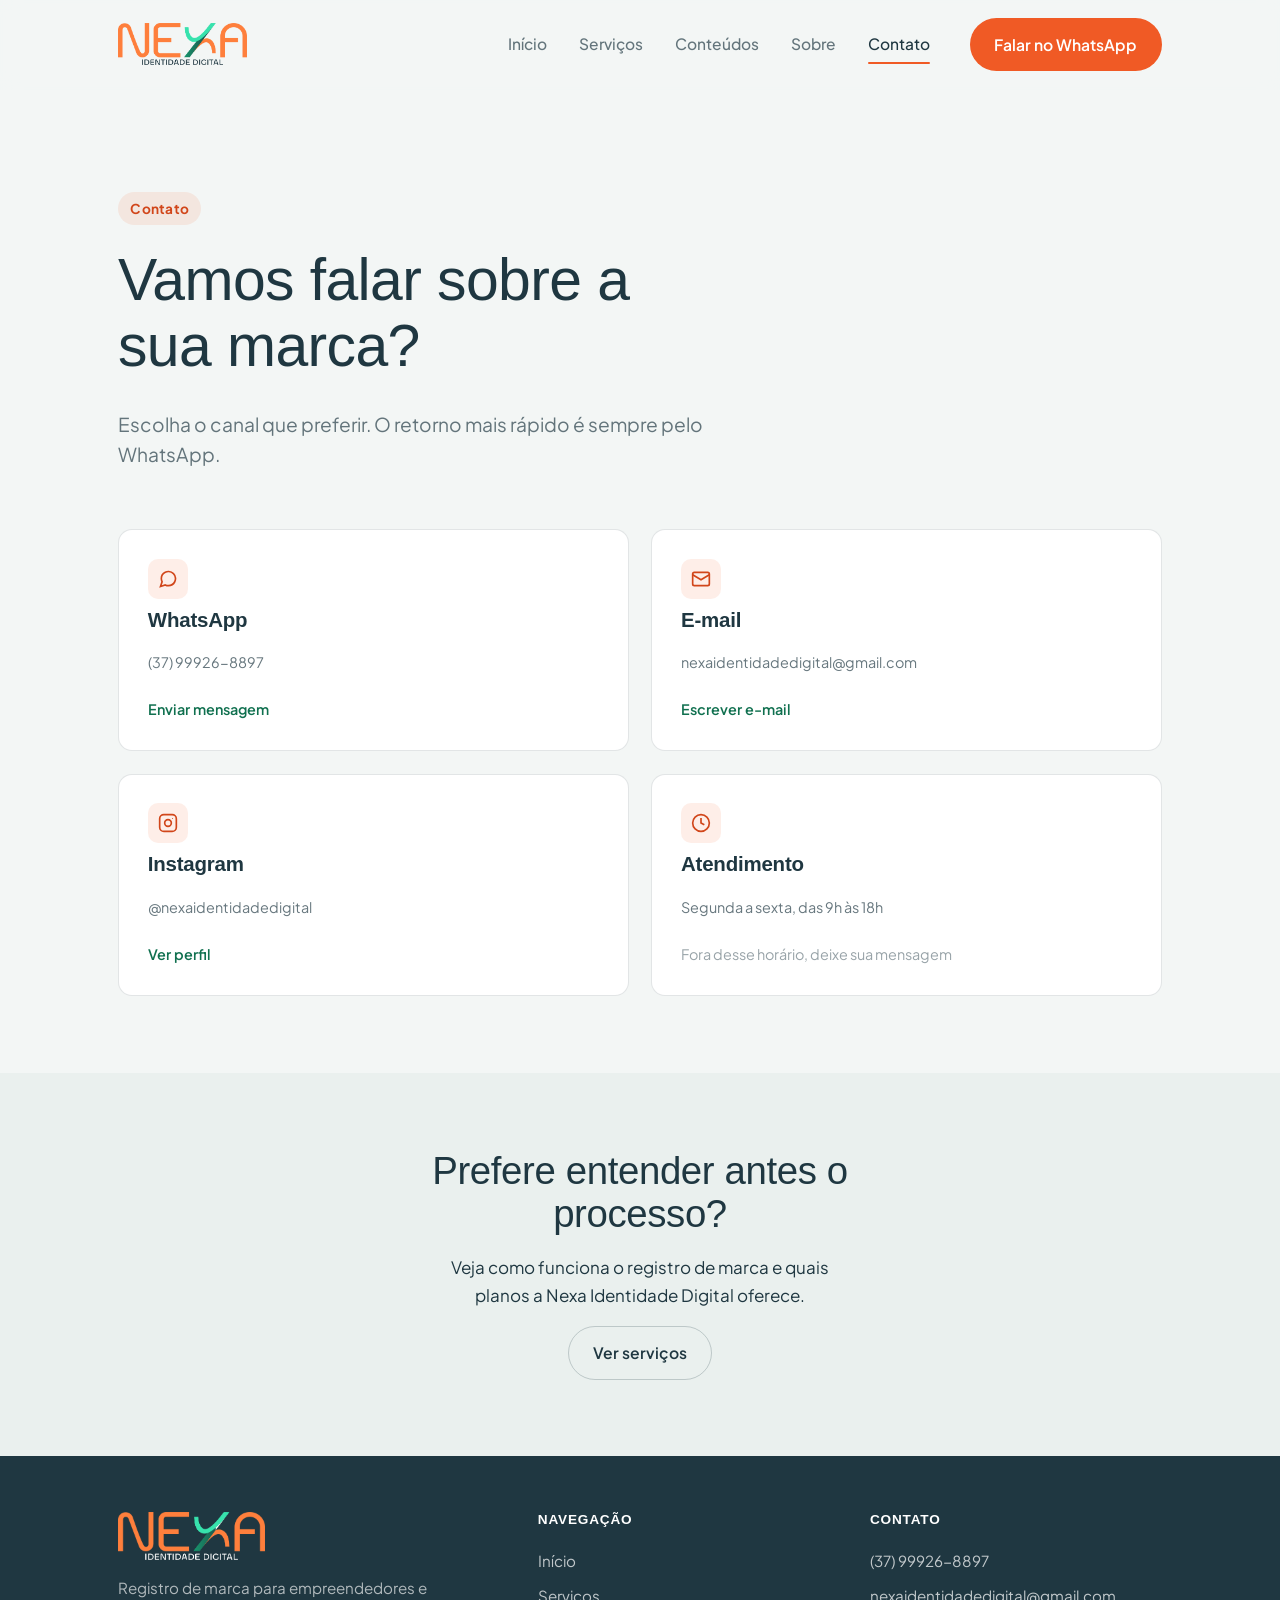
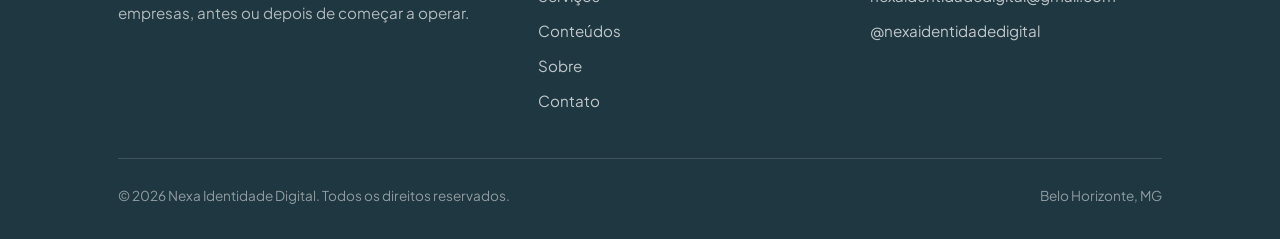
<file: contato.html>
<!DOCTYPE html>
<html lang="pt-BR">
<head>
<meta charset="UTF-8">
<meta name="viewport" content="width=device-width, initial-scale=1.0">
<title>Contato para Registro de Marca | Nexa Identidade Digital</title>
<meta name="description" content="Fale com a Nexa Identidade Digital pelo WhatsApp, e-mail ou Instagram para tirar dúvidas sobre registro de marca.">
<link rel="icon" href="data:image/svg+xml,<svg xmlns=%22http://www.w3.org/2000/svg%22 viewBox=%220 0 32 32%22><rect width=%2232%22 height=%2232%22 rx=%228%22 fill=%22%231f3741%22/><path d=%22M9 22V10l14 12V10%22 stroke=%22%2337e2ad%22 stroke-width=%222.3%22 fill=%22none%22 stroke-linecap=%22round%22 stroke-linejoin=%22round%22/></svg>">
<link rel="preconnect" href="https://api.fontshare.com">
<link href="https://api.fontshare.com/v2/css?f[]=chillax@500,600,700&display=swap" rel="stylesheet">
<link href="https://fonts.googleapis.com/css2?family=Plus+Jakarta+Sans:wght@400;500;600;700;800&display=swap" rel="stylesheet">
<link rel="stylesheet" href="style.css">

<!-- SEO -->
<link rel="canonical" href="https://nexaidentidadedigital.com.br/contato.html">
<meta property="og:type" content="website">
<meta property="og:locale" content="pt_BR">
<meta property="og:site_name" content="Nexa Identidade Digital">
<meta property="og:title" content="Contato para Registro de Marca | Nexa Identidade Digital">
<meta property="og:description" content="Fale com a Nexa Identidade Digital pelo WhatsApp, e-mail ou Instagram para tirar dúvidas sobre registro de marca.">
<meta property="og:url" content="https://nexaidentidadedigital.com.br/contato.html">
<meta property="og:image" content="https://nexaidentidadedigital.com.br/og-image.png">
<meta name="twitter:card" content="summary_large_image">
<!-- /SEO -->
</head>
<body>

<header class="nav" id="nav">
  <div class="nav-inner">
    <a href="index.html" class="logo"><img src="logo-light-bg.png" alt="Nexa Identidade Digital" class="logo-img"></a>
    <nav class="nav-links" id="navLinks">
      <a href="index.html">Início</a>
      <a href="servicos.html">Serviços</a>
      <a href="blog.html">Conteúdos</a>
      <a href="sobre.html">Sobre</a>
      <a href="contato.html" aria-current="page">Contato</a>
    </nav>
    <a class="btn btn-primary nav-cta" href="https://wa.me/5537999268897?text=Ol%C3%A1%2C%20Luna!%20Quero%20falar%20sobre%20o%20registro%20da%20minha%20marca." target="_blank" rel="noopener">Falar no WhatsApp</a>
    <button class="nav-toggle" id="navToggle" aria-label="Abrir menu"><span></span><span></span><span></span></button>
  </div>
</header>

<main>

<section class="hero" style="padding-bottom: 1.5rem;">
  <div class="wrap">
    <span class="hero-eyebrow">Contato</span>
    <h1 style="max-width: 16ch;">Vamos falar sobre a sua marca?</h1>
    <p class="lede">Escolha o canal que preferir. O retorno mais rápido é sempre pelo WhatsApp.</p>
  </div>
</section>

<section style="padding-top: 1rem;">
  <div class="wrap">
    <div class="contact-grid">

      <a class="contact-card" href="https://wa.me/5537999268897?text=Ol%C3%A1%2C%20Luna!%20Quero%20falar%20sobre%20o%20registro%20da%20minha%20marca." target="_blank" rel="noopener">
        <div class="ic">
          <svg width="20" height="20" viewBox="0 0 24 24" fill="none" stroke="currentColor" stroke-width="2"><path d="M21 11.5a8.38 8.38 0 0 1-.9 3.8 8.5 8.5 0 0 1-7.6 4.7 8.38 8.38 0 0 1-3.8-.9L3 21l1.9-5.7a8.38 8.38 0 0 1-.9-3.8 8.5 8.5 0 0 1 4.7-7.6 8.38 8.38 0 0 1 3.8-.9h.5a8.48 8.48 0 0 1 8 8v.5z"/></svg>
        </div>
        <h3>WhatsApp</h3>
        <p class="small mt-0">(37) 99926-8897</p>
        <span class="small" style="color: var(--green-dark); font-weight: 600;">Enviar mensagem</span>
      </a>

      <a class="contact-card" href="mailto:nexaidentidadedigital@gmail.com">
        <div class="ic">
          <svg width="20" height="20" viewBox="0 0 24 24" fill="none" stroke="currentColor" stroke-width="2"><rect x="2" y="4" width="20" height="16" rx="2"/><path d="m2 7 10 6 10-6"/></svg>
        </div>
        <h3>E-mail</h3>
        <p class="small mt-0">nexaidentidadedigital@gmail.com</p>
        <span class="small" style="color: var(--green-dark); font-weight: 600;">Escrever e-mail</span>
      </a>

      <a class="contact-card" href="https://instagram.com/nexaidentidadedigital" target="_blank" rel="noopener">
        <div class="ic">
          <svg width="20" height="20" viewBox="0 0 24 24" fill="none" stroke="currentColor" stroke-width="2"><rect x="2" y="2" width="20" height="20" rx="5"/><circle cx="12" cy="12" r="4"/><circle cx="17.5" cy="6.5" r="0.6" fill="currentColor" stroke="none"/></svg>
        </div>
        <h3>Instagram</h3>
        <p class="small mt-0">@nexaidentidadedigital</p>
        <span class="small" style="color: var(--green-dark); font-weight: 600;">Ver perfil</span>
      </a>

      <div class="contact-card" style="cursor: default;">
        <div class="ic">
          <svg width="20" height="20" viewBox="0 0 24 24" fill="none" stroke="currentColor" stroke-width="2"><circle cx="12" cy="12" r="10"/><path d="M12 6v6l4 2"/></svg>
        </div>
        <h3>Atendimento</h3>
        <p class="small mt-0">Segunda a sexta, das 9h às 18h</p>
        <span class="small" style="color: var(--ink-faint);">Fora desse horário, deixe sua mensagem</span>
      </div>

    </div>
  </div>
</section>

<section class="section-alt">
  <div class="wrap center" style="max-width: 520px;">
    <h2>Prefere entender antes o processo?</h2>
    <p>Veja como funciona o registro de marca e quais planos a Nexa Identidade Digital oferece.</p>
    <a class="btn btn-ghost" href="servicos.html">Ver serviços</a>
  </div>
</section>

</main>

<footer class="footer">
  <div class="wrap">
    <div class="footer-inner">
      <div class="footer-brand">
        <a href="index.html" class="logo"><img src="logo-dark-bg.png" alt="Nexa Identidade Digital" class="logo-img"></a>
        <p>Registro de marca para empreendedores e empresas, antes ou depois de começar a operar.</p>
      </div>
      <div class="footer-col">
        <h4>NAVEGAÇÃO</h4>
        <a href="index.html">Início</a>
        <a href="servicos.html">Serviços</a>
        <a href="blog.html">Conteúdos</a>
        <a href="sobre.html">Sobre</a>
        <a href="contato.html">Contato</a>
      </div>
      <div class="footer-col">
        <h4>CONTATO</h4>
        <a href="https://wa.me/5537999268897" target="_blank" rel="noopener">(37) 99926-8897</a>
        <a href="mailto:nexaidentidadedigital@gmail.com">nexaidentidadedigital@gmail.com</a>
        <a href="https://instagram.com/nexaidentidadedigital" target="_blank" rel="noopener">@nexaidentidadedigital</a>
      </div>
    </div>
    <div class="footer-bottom">
      <span>© 2026 Nexa Identidade Digital. Todos os direitos reservados.</span>
      <span>Belo Horizonte, MG</span>
    </div>
  </div>
</footer>

<script src="main.js"></script>
</body>
</html>
</file>
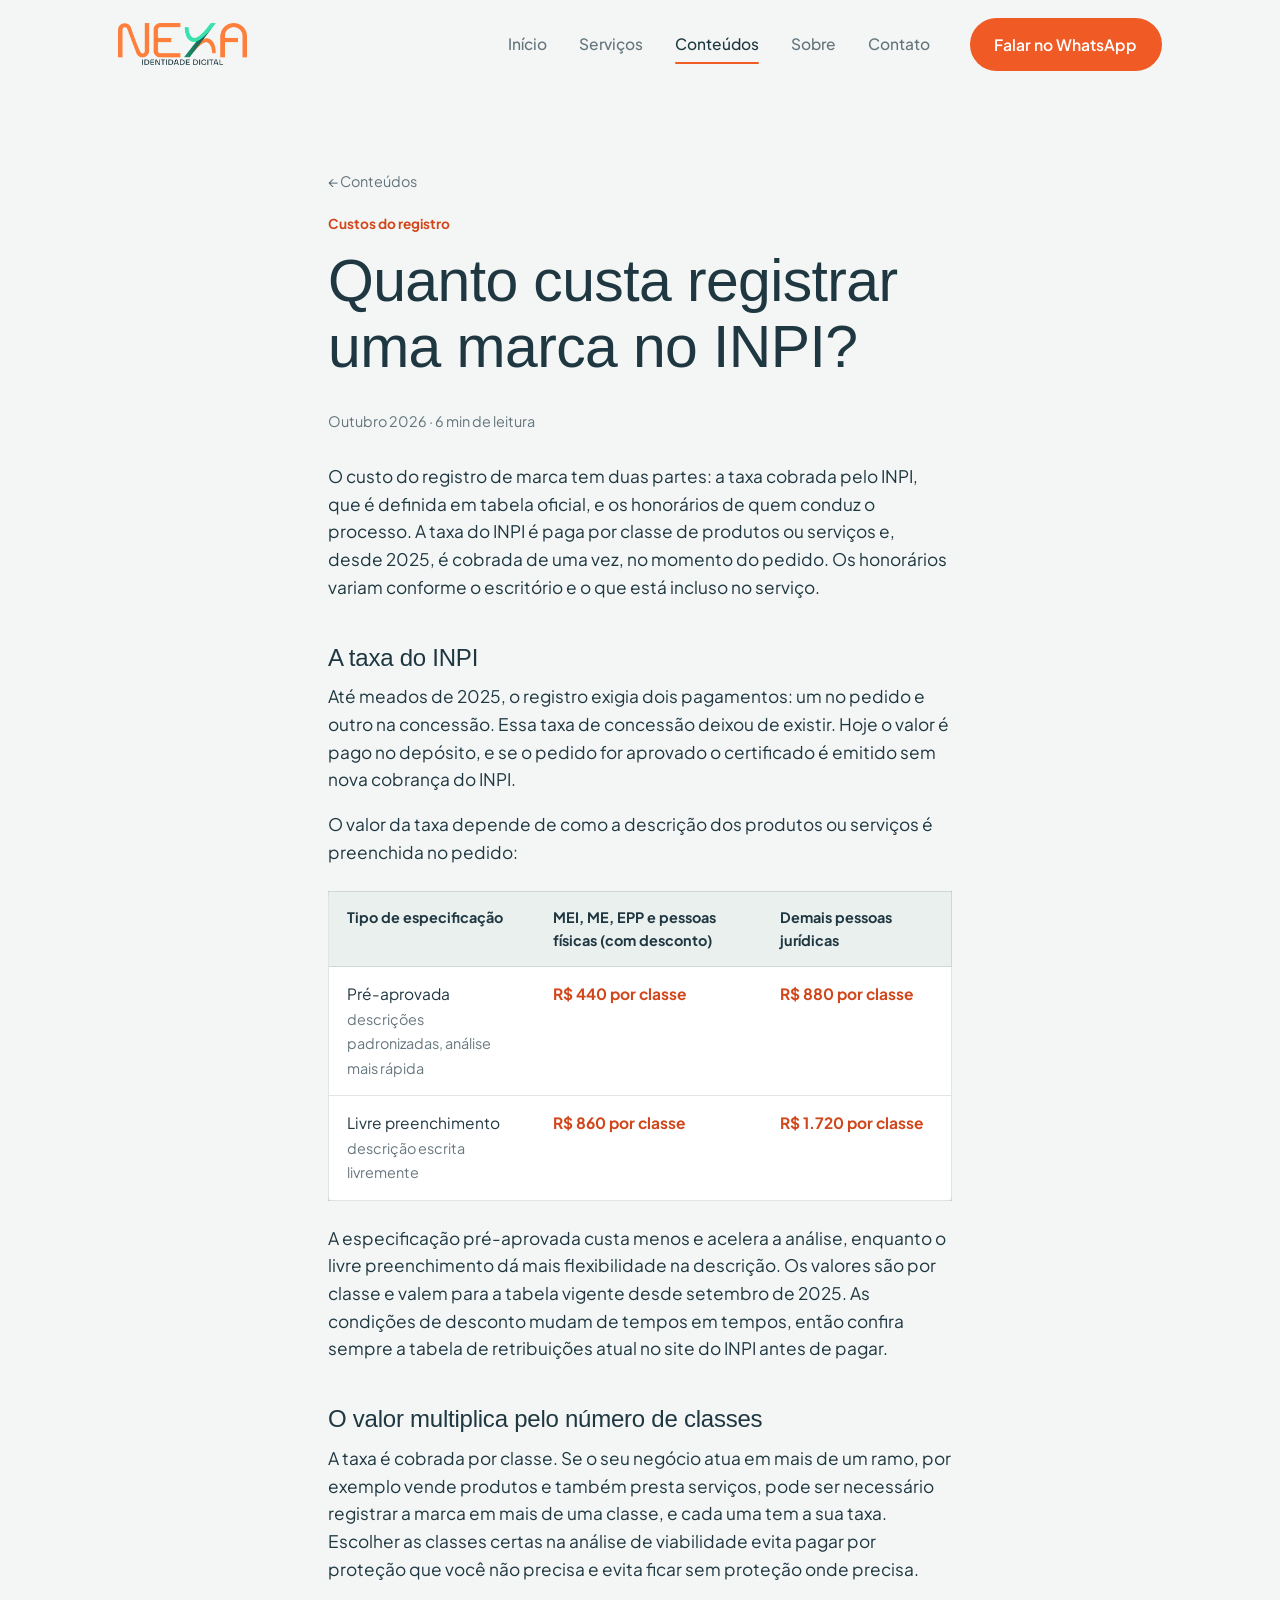
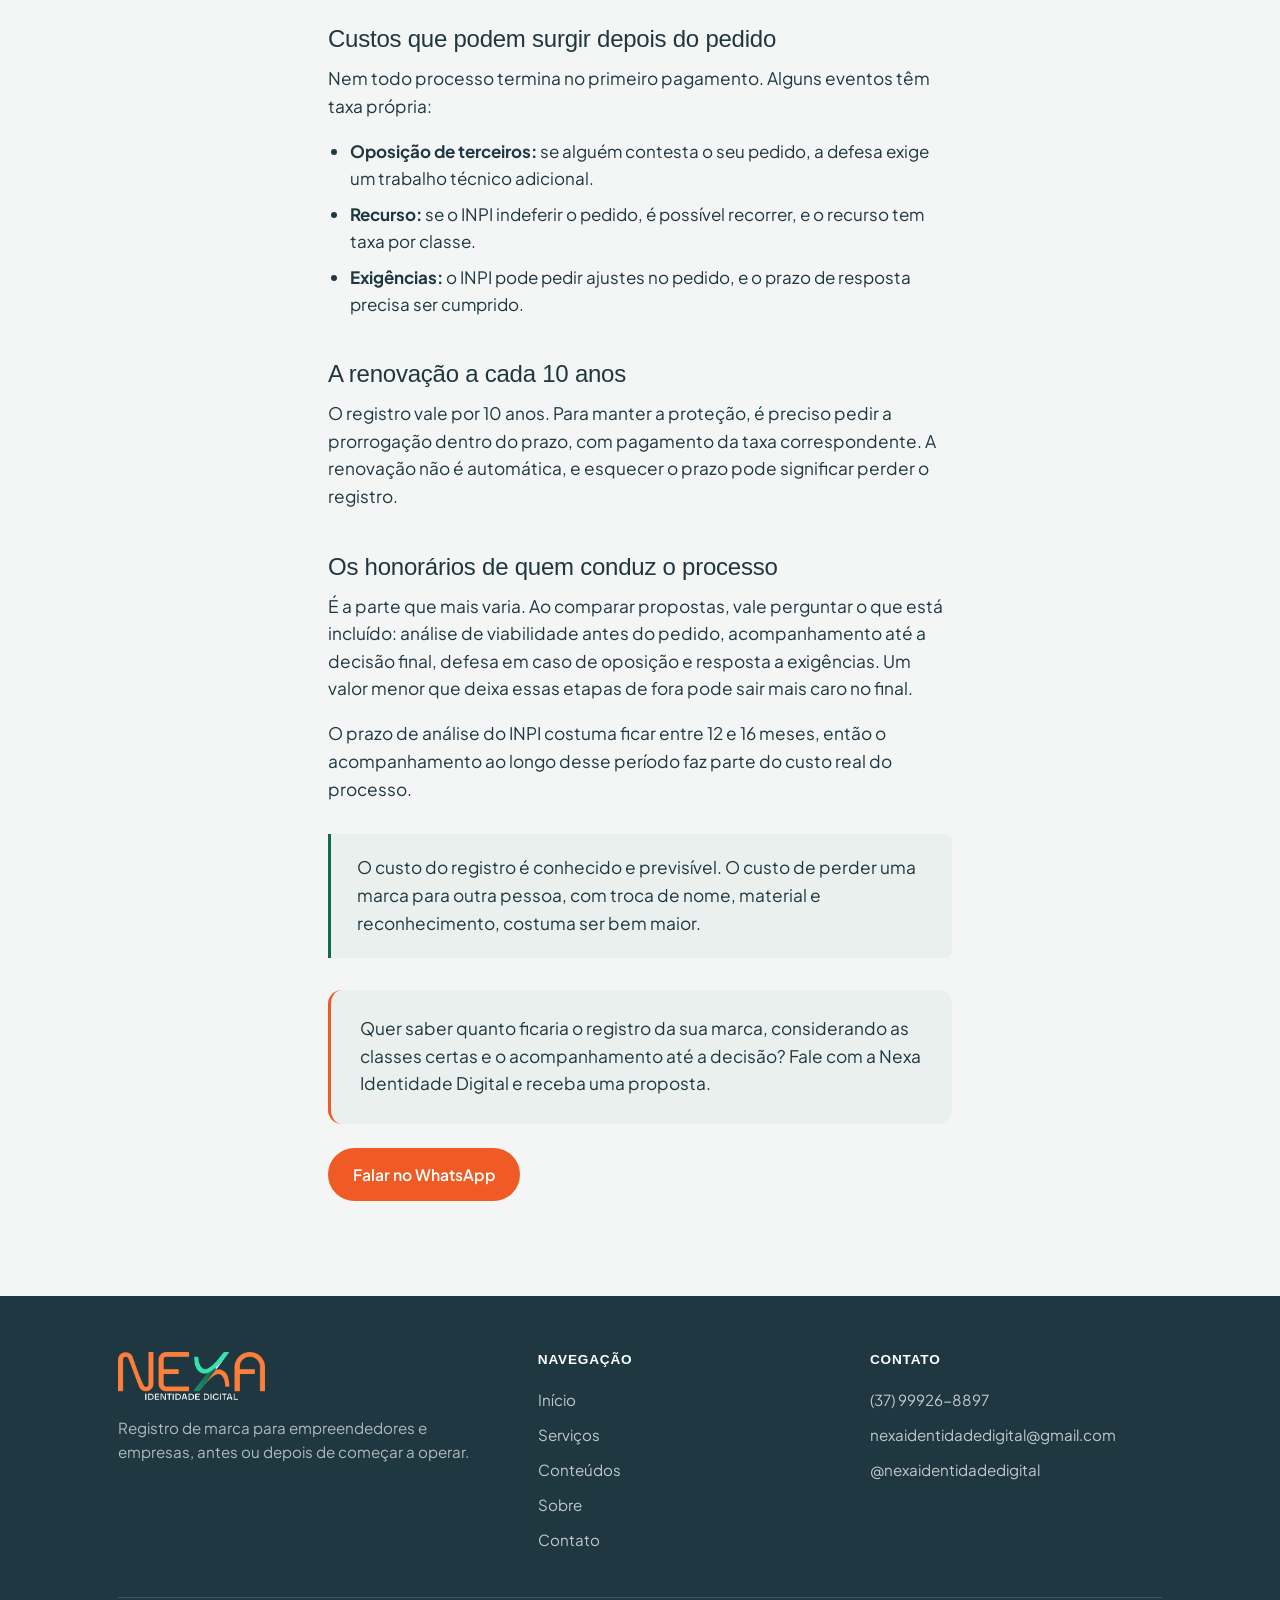
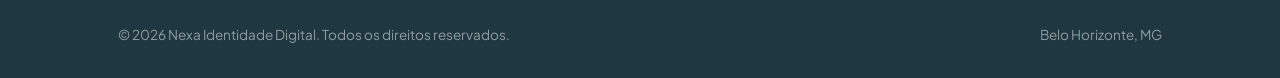
<file: quanto-custa-registrar-marca-inpi.html>
<!DOCTYPE html>
<html lang="pt-BR">
<head>
<meta charset="UTF-8">
<meta name="viewport" content="width=device-width, initial-scale=1.0">
<title>Quanto custa registrar uma marca no INPI? | Nexa Identidade Digital</title>
<meta name="description" content="Veja o que compõe o custo do registro de marca no INPI: taxa por classe, descontos, honorários, oposição, recurso e renovação a cada 10 anos.">
<link rel="icon" href="data:image/svg+xml,<svg xmlns=%22http://www.w3.org/2000/svg%22 viewBox=%220 0 32 32%22><rect width=%2232%22 height=%2232%22 rx=%228%22 fill=%22%231f3741%22/><path d=%22M9 22V10l14 12V10%22 stroke=%22%2337e2ad%22 stroke-width=%222.3%22 fill=%22none%22 stroke-linecap=%22round%22 stroke-linejoin=%22round%22/></svg>">
<link rel="preconnect" href="https://api.fontshare.com">
<link href="https://api.fontshare.com/v2/css?f[]=chillax@500,600,700&display=swap" rel="stylesheet">
<link href="https://fonts.googleapis.com/css2?family=Plus+Jakarta+Sans:wght@400;500;600;700;800&display=swap" rel="stylesheet">
<link rel="stylesheet" href="style.css">


<!-- SEO -->
<link rel="canonical" href="https://nexaidentidadedigital.com.br/quanto-custa-registrar-marca-inpi.html">
<meta property="og:type" content="article">
<meta property="og:locale" content="pt_BR">
<meta property="og:site_name" content="Nexa Identidade Digital">
<meta property="og:title" content="Quanto custa registrar uma marca no INPI? | Nexa Identidade Digital">
<meta property="og:description" content="Veja o que compõe o custo do registro de marca no INPI: taxa por classe, descontos, honorários, oposição, recurso e renovação a cada 10 anos.">
<meta property="og:url" content="https://nexaidentidadedigital.com.br/quanto-custa-registrar-marca-inpi.html">
<meta property="og:image" content="https://nexaidentidadedigital.com.br/og-image.png">
<meta name="twitter:card" content="summary_large_image">
<script type="application/ld+json">{"@context": "https://schema.org", "@type": "Article", "headline": "Quanto custa registrar uma marca no INPI?", "description": "Veja o que compõe o custo do registro de marca no INPI: taxa por classe, descontos, honorários, oposição, recurso e renovação a cada 10 anos.", "datePublished": "2026-10-12", "dateModified": "2026-10-12", "mainEntityOfPage": "https://nexaidentidadedigital.com.br/quanto-custa-registrar-marca-inpi.html", "image": "https://nexaidentidadedigital.com.br/og-image.png", "inLanguage": "pt-BR", "author": {"@type": "ProfessionalService", "name": "Nexa Identidade Digital"}, "publisher": {"@type": "Organization", "name": "Nexa Identidade Digital", "logo": {"@type": "ImageObject", "url": "https://nexaidentidadedigital.com.br/logo-light-bg.png"}}}</script>
<!-- /SEO -->
</head>
<body>

<header class="nav" id="nav">
  <div class="nav-inner">
    <a href="index.html" class="logo"><img src="logo-light-bg.png" alt="Nexa Identidade Digital" class="logo-img"></a>
    <nav class="nav-links" id="navLinks">
      <a href="index.html">Início</a>
      <a href="servicos.html">Serviços</a>
      <a href="blog.html" aria-current="page">Conteúdos</a>
      <a href="sobre.html">Sobre</a>
      <a href="contato.html">Contato</a>
    </nav>
    <a class="btn btn-primary nav-cta" href="https://wa.me/5537999268897?text=Ol%C3%A1%2C%20Luna!%20Li%20o%20artigo%20sobre%20custo%20do%20registro%20e%20quero%20um%20or%C3%A7amento." target="_blank" rel="noopener">Falar no WhatsApp</a>
    <button class="nav-toggle" id="navToggle" aria-label="Abrir menu"><span></span><span></span><span></span></button>
  </div>
</header>

<main>
<section style="padding-bottom: 1rem;">
  <div class="wrap article-head">
    <a href="blog.html" class="small" style="text-decoration:none;">&larr; Conteúdos</a>
    <p class="cat" style="margin-top: 1.2rem;">Custos do registro</p>
    <h1>Quanto custa registrar uma marca no INPI?</h1>
    <p class="small">Outubro 2026 · 6 min de leitura</p>
  </div>
</section>

<section style="padding-top: 0;">
  <div class="wrap article-body">
    <p>O custo do registro de marca tem duas partes: a taxa cobrada pelo INPI, que é definida em tabela oficial, e os honorários de quem conduz o processo. A taxa do INPI é paga por classe de produtos ou serviços e, desde 2025, é cobrada de uma vez, no momento do pedido. Os honorários variam conforme o escritório e o que está incluso no serviço.</p>

    <h2>A taxa do INPI</h2>
    <p>Até meados de 2025, o registro exigia dois pagamentos: um no pedido e outro na concessão. Essa taxa de concessão deixou de existir. Hoje o valor é pago no depósito, e se o pedido for aprovado o certificado é emitido sem nova cobrança do INPI.</p>
    <p>O valor da taxa depende de como a descrição dos produtos ou serviços é preenchida no pedido:</p>
    <div class="table-wrap">
      <table class="fee-table">
        <thead>
          <tr><th>Tipo de especificação</th><th>MEI, ME, EPP e pessoas físicas (com desconto)</th><th>Demais pessoas jurídicas</th></tr>
        </thead>
        <tbody>
          <tr><td>Pré-aprovada<br><span class="small">descrições padronizadas, análise mais rápida</span></td><td>R$ 440 por classe</td><td>R$ 880 por classe</td></tr>
          <tr><td>Livre preenchimento<br><span class="small">descrição escrita livremente</span></td><td>R$ 860 por classe</td><td>R$ 1.720 por classe</td></tr>
        </tbody>
      </table>
    </div>
    <p>A especificação pré-aprovada custa menos e acelera a análise, enquanto o livre preenchimento dá mais flexibilidade na descrição. Os valores são por classe e valem para a tabela vigente desde setembro de 2025. As condições de desconto mudam de tempos em tempos, então confira sempre a tabela de retribuições atual no site do INPI antes de pagar.</p>

    <h2>O valor multiplica pelo número de classes</h2>
    <p>A taxa é cobrada por classe. Se o seu negócio atua em mais de um ramo, por exemplo vende produtos e também presta serviços, pode ser necessário registrar a marca em mais de uma classe, e cada uma tem a sua taxa. Escolher as classes certas na análise de viabilidade evita pagar por proteção que você não precisa e evita ficar sem proteção onde precisa.</p>

    <h2>Custos que podem surgir depois do pedido</h2>
    <p>Nem todo processo termina no primeiro pagamento. Alguns eventos têm taxa própria:</p>
    <ul>
      <li><strong>Oposição de terceiros:</strong> se alguém contesta o seu pedido, a defesa exige um trabalho técnico adicional.</li>
      <li><strong>Recurso:</strong> se o INPI indeferir o pedido, é possível recorrer, e o recurso tem taxa por classe.</li>
      <li><strong>Exigências:</strong> o INPI pode pedir ajustes no pedido, e o prazo de resposta precisa ser cumprido.</li>
    </ul>

    <h2>A renovação a cada 10 anos</h2>
    <p>O registro vale por 10 anos. Para manter a proteção, é preciso pedir a prorrogação dentro do prazo, com pagamento da taxa correspondente. A renovação não é automática, e esquecer o prazo pode significar perder o registro.</p>

    <h2>Os honorários de quem conduz o processo</h2>
    <p>É a parte que mais varia. Ao comparar propostas, vale perguntar o que está incluído: análise de viabilidade antes do pedido, acompanhamento até a decisão final, defesa em caso de oposição e resposta a exigências. Um valor menor que deixa essas etapas de fora pode sair mais caro no final.</p>
    <p>O prazo de análise do INPI costuma ficar entre 12 e 16 meses, então o acompanhamento ao longo desse período faz parte do custo real do processo.</p>

    <blockquote>
      <p>O custo do registro é conhecido e previsível. O custo de perder uma marca para outra pessoa, com troca de nome, material e reconhecimento, costuma ser bem maior.</p>
    </blockquote>

    <div class="callout" style="margin-top: 2rem;">
      <p>Quer saber quanto ficaria o registro da sua marca, considerando as classes certas e o acompanhamento até a decisão? Fale com a Nexa Identidade Digital e receba uma proposta.</p>
    </div>
    <p style="margin-top: 1.5rem;">
      <a class="btn btn-primary" href="https://wa.me/5537999268897?text=Ol%C3%A1%2C%20Luna!%20Li%20o%20artigo%20sobre%20custo%20do%20registro%20e%20quero%20um%20or%C3%A7amento." target="_blank" rel="noopener">Falar no WhatsApp</a>
    </p>
  </div>
</section>
</main>

<footer class="footer">
  <div class="wrap">
    <div class="footer-inner">
      <div class="footer-brand">
        <a href="index.html" class="logo"><img src="logo-dark-bg.png" alt="Nexa Identidade Digital" class="logo-img"></a>
        <p>Registro de marca para empreendedores e empresas, antes ou depois de começar a operar.</p>
      </div>
      <div class="footer-col">
        <h4>NAVEGAÇÃO</h4>
        <a href="index.html">Início</a>
        <a href="servicos.html">Serviços</a>
        <a href="blog.html">Conteúdos</a>
        <a href="sobre.html">Sobre</a>
        <a href="contato.html">Contato</a>
      </div>
      <div class="footer-col">
        <h4>CONTATO</h4>
        <a href="https://wa.me/5537999268897" target="_blank" rel="noopener">(37) 99926-8897</a>
        <a href="mailto:nexaidentidadedigital@gmail.com">nexaidentidadedigital@gmail.com</a>
        <a href="https://instagram.com/nexaidentidadedigital" target="_blank" rel="noopener">@nexaidentidadedigital</a>
      </div>
    </div>
    <div class="footer-bottom">
      <span>© 2026 Nexa Identidade Digital. Todos os direitos reservados.</span>
      <span>Belo Horizonte, MG</span>
    </div>
  </div>
</footer>

<script src="main.js"></script>
</body>
</html>
</file>
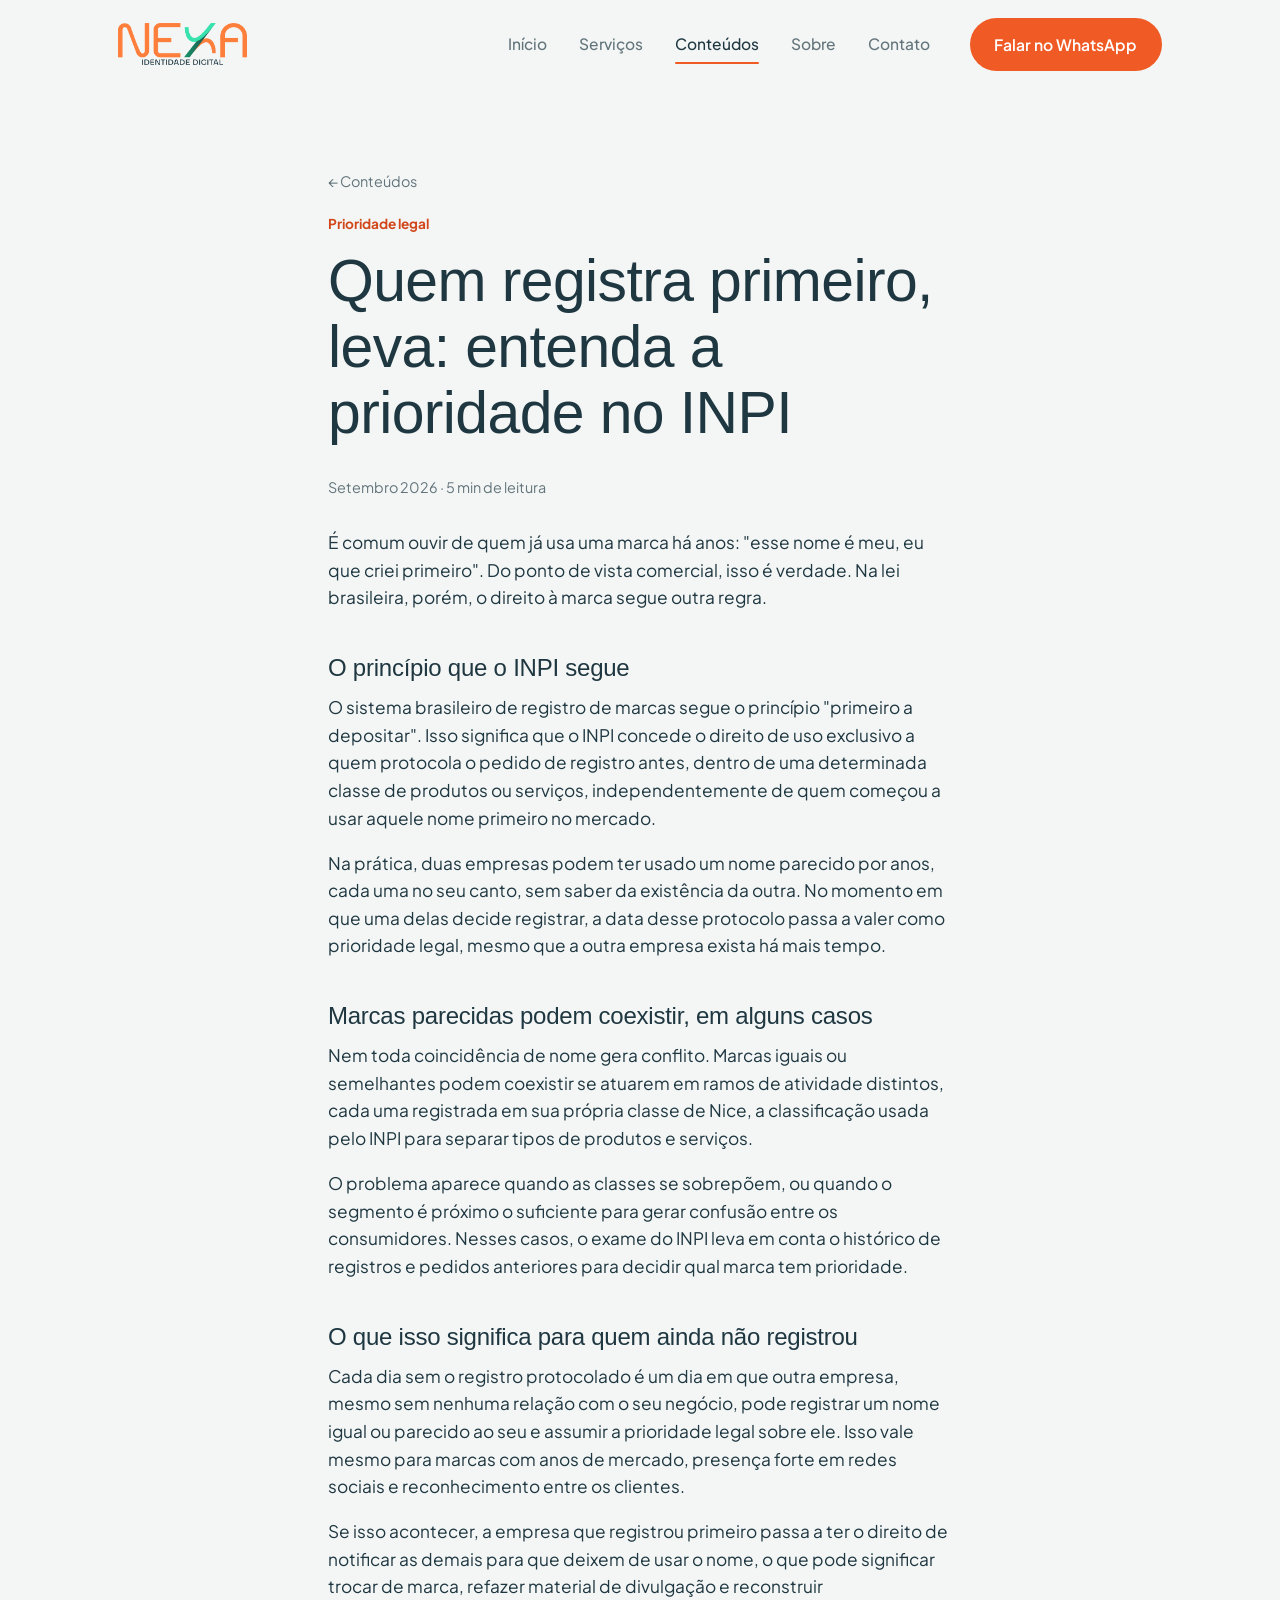
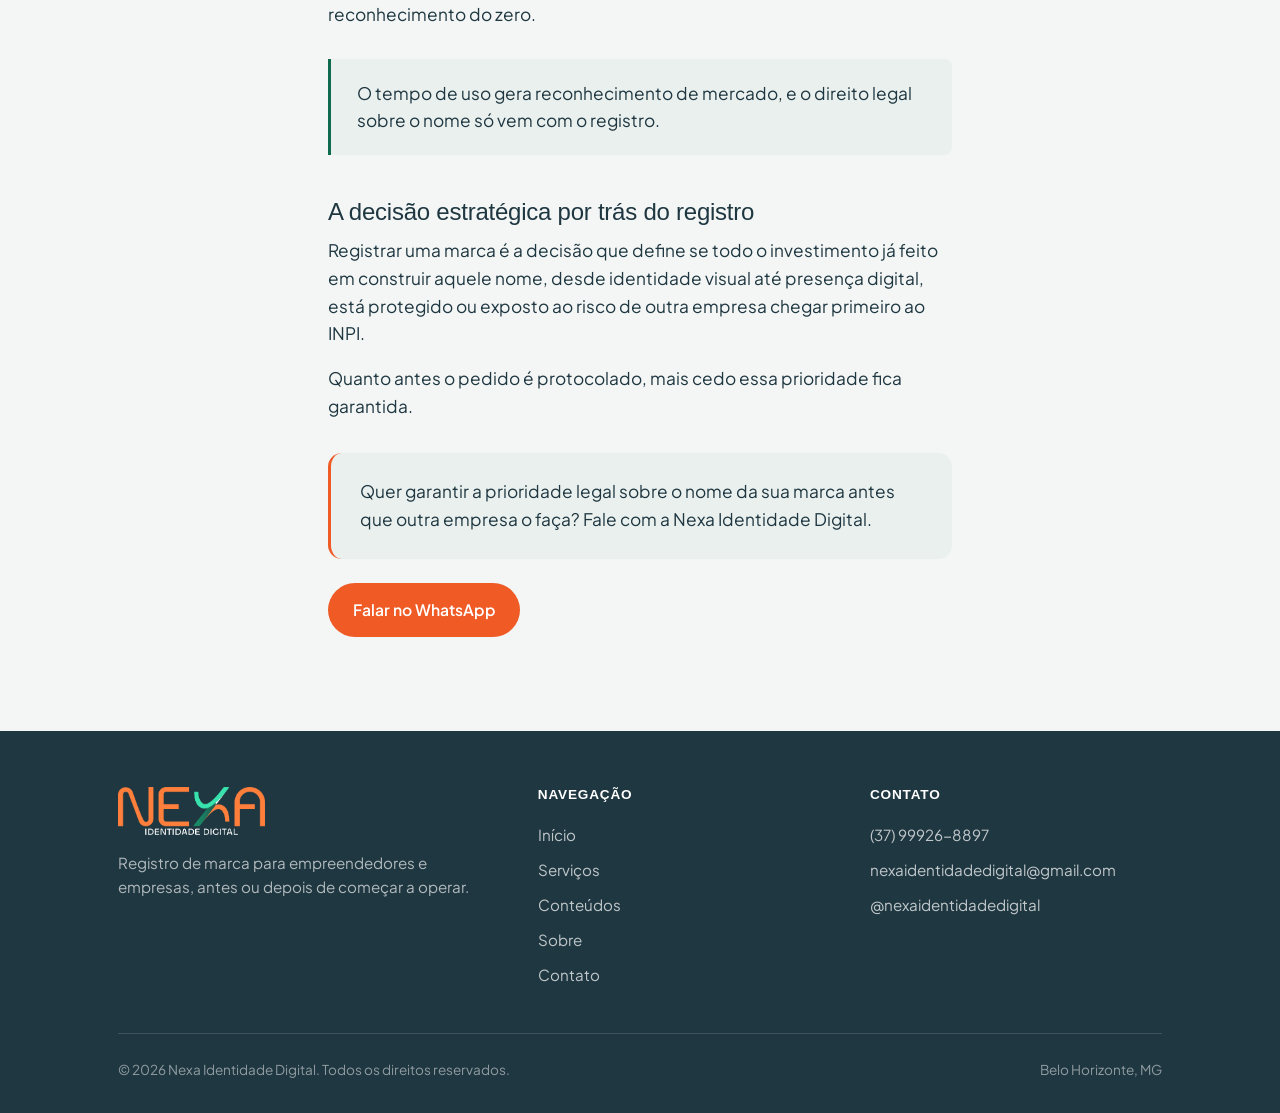
<file: quem-registra-primeiro-leva.html>
<!DOCTYPE html>
<html lang="pt-BR">
<head>
<meta charset="UTF-8">
<meta name="viewport" content="width=device-width, initial-scale=1.0">
<title>Quem registra primeiro, leva: a prioridade no INPI | Nexa Identidade Digital</title>
<meta name="description" content="Entenda por que o INPI concede prioridade a quem protocola o pedido primeiro, e não a quem usou a marca primeiro, e o que isso muda para o seu negócio.">
<link rel="icon" href="data:image/svg+xml,<svg xmlns=%22http://www.w3.org/2000/svg%22 viewBox=%220 0 32 32%22><rect width=%2232%22 height=%2232%22 rx=%228%22 fill=%22%231f3741%22/><path d=%22M9 22V10l14 12V10%22 stroke=%22%2337e2ad%22 stroke-width=%222.3%22 fill=%22none%22 stroke-linecap=%22round%22 stroke-linejoin=%22round%22/></svg>">
<link rel="preconnect" href="https://api.fontshare.com">
<link href="https://api.fontshare.com/v2/css?f[]=chillax@500,600,700&display=swap" rel="stylesheet">
<link href="https://fonts.googleapis.com/css2?family=Plus+Jakarta+Sans:wght@400;500;600;700;800&display=swap" rel="stylesheet">
<link rel="stylesheet" href="style.css">

<!-- SEO -->
<link rel="canonical" href="https://nexaidentidadedigital.com.br/quem-registra-primeiro-leva.html">
<meta property="og:type" content="article">
<meta property="og:locale" content="pt_BR">
<meta property="og:site_name" content="Nexa Identidade Digital">
<meta property="og:title" content="Quem registra primeiro, leva: a prioridade no INPI | Nexa Identidade Digital">
<meta property="og:description" content="Entenda por que o INPI concede prioridade a quem protocola o pedido primeiro, e não a quem usou a marca primeiro, e o que isso muda para o seu negócio.">
<meta property="og:url" content="https://nexaidentidadedigital.com.br/quem-registra-primeiro-leva.html">
<meta property="og:image" content="https://nexaidentidadedigital.com.br/og-image.png">
<meta name="twitter:card" content="summary_large_image">
<script type="application/ld+json">{"@context": "https://schema.org", "@type": "Article", "headline": "Quem registra primeiro, leva: entenda a prioridade no INPI", "description": "Entenda por que o INPI concede prioridade a quem protocola o pedido primeiro, e não a quem usou a marca primeiro, e o que isso muda para o seu negócio.", "datePublished": "2026-09-01", "dateModified": "2026-09-01", "mainEntityOfPage": "https://nexaidentidadedigital.com.br/quem-registra-primeiro-leva.html", "image": "https://nexaidentidadedigital.com.br/og-image.png", "inLanguage": "pt-BR", "author": {"@id": "https://nexaidentidadedigital.com.br/#organization", "@type": "ProfessionalService", "name": "Nexa Identidade Digital"}, "publisher": {"@type": "Organization", "name": "Nexa Identidade Digital", "logo": {"@type": "ImageObject", "url": "https://nexaidentidadedigital.com.br/logo-light-bg.png"}}}</script>
<!-- /SEO -->
</head>
<body>

<header class="nav" id="nav">
  <div class="nav-inner">
    <a href="index.html" class="logo"><img src="logo-light-bg.png" alt="Nexa Identidade Digital" class="logo-img"></a>
    <nav class="nav-links" id="navLinks">
      <a href="index.html">Início</a>
      <a href="servicos.html">Serviços</a>
      <a href="blog.html" aria-current="page">Conteúdos</a>
      <a href="sobre.html">Sobre</a>
      <a href="contato.html">Contato</a>
    </nav>
    <a class="btn btn-primary nav-cta" href="https://wa.me/5537999268897?text=Ol%C3%A1%2C%20Luna!%20Li%20o%20artigo%20sobre%20prioridade%20no%20INPI%20e%20quero%20saber%20mais." target="_blank" rel="noopener">Falar no WhatsApp</a>
    <button class="nav-toggle" id="navToggle" aria-label="Abrir menu"><span></span><span></span><span></span></button>
  </div>
</header>

<main>
<section style="padding-bottom: 1rem;">
  <div class="wrap article-head">
    <a href="blog.html" class="small" style="text-decoration:none;">&larr; Conteúdos</a>
    <p class="cat" style="margin-top: 1.2rem;">Prioridade legal</p>
    <h1>Quem registra primeiro, leva: entenda a prioridade no INPI</h1>
    <p class="small">Setembro 2026 · 5 min de leitura</p>
  </div>
</section>

<section style="padding-top: 0;">
  <div class="wrap article-body">
    <p>É comum ouvir de quem já usa uma marca há anos: "esse nome é meu, eu que criei primeiro". Do ponto de vista comercial, isso é verdade. Na lei brasileira, porém, o direito à marca segue outra regra.</p>

    <h2>O princípio que o INPI segue</h2>
    <p>O sistema brasileiro de registro de marcas segue o princípio "primeiro a depositar". Isso significa que o INPI concede o direito de uso exclusivo a quem protocola o pedido de registro antes, dentro de uma determinada classe de produtos ou serviços, independentemente de quem começou a usar aquele nome primeiro no mercado.</p>
    <p>Na prática, duas empresas podem ter usado um nome parecido por anos, cada uma no seu canto, sem saber da existência da outra. No momento em que uma delas decide registrar, a data desse protocolo passa a valer como prioridade legal, mesmo que a outra empresa exista há mais tempo.</p>

    <h2>Marcas parecidas podem coexistir, em alguns casos</h2>
    <p>Nem toda coincidência de nome gera conflito. Marcas iguais ou semelhantes podem coexistir se atuarem em ramos de atividade distintos, cada uma registrada em sua própria classe de Nice, a classificação usada pelo INPI para separar tipos de produtos e serviços.</p>
    <p>O problema aparece quando as classes se sobrepõem, ou quando o segmento é próximo o suficiente para gerar confusão entre os consumidores. Nesses casos, o exame do INPI leva em conta o histórico de registros e pedidos anteriores para decidir qual marca tem prioridade.</p>

    <h2>O que isso significa para quem ainda não registrou</h2>
    <p>Cada dia sem o registro protocolado é um dia em que outra empresa, mesmo sem nenhuma relação com o seu negócio, pode registrar um nome igual ou parecido ao seu e assumir a prioridade legal sobre ele. Isso vale mesmo para marcas com anos de mercado, presença forte em redes sociais e reconhecimento entre os clientes.</p>
    <p>Se isso acontecer, a empresa que registrou primeiro passa a ter o direito de notificar as demais para que deixem de usar o nome, o que pode significar trocar de marca, refazer material de divulgação e reconstruir reconhecimento do zero.</p>

    <blockquote>
      <p>O tempo de uso gera reconhecimento de mercado, e o direito legal sobre o nome só vem com o registro.</p>
    </blockquote>

    <h2>A decisão estratégica por trás do registro</h2>
    <p>Registrar uma marca é a decisão que define se todo o investimento já feito em construir aquele nome, desde identidade visual até presença digital, está protegido ou exposto ao risco de outra empresa chegar primeiro ao INPI.</p>
    <p>Quanto antes o pedido é protocolado, mais cedo essa prioridade fica garantida.</p>

    <div class="callout" style="margin-top: 2rem;">
      <p>Quer garantir a prioridade legal sobre o nome da sua marca antes que outra empresa o faça? Fale com a Nexa Identidade Digital.</p>
    </div>
    <p style="margin-top: 1.5rem;">
      <a class="btn btn-primary" href="https://wa.me/5537999268897?text=Ol%C3%A1%2C%20Luna!%20Li%20o%20artigo%20sobre%20prioridade%20no%20INPI%20e%20quero%20garantir%20a%20prioridade%20da%20minha%20marca." target="_blank" rel="noopener">Falar no WhatsApp</a>
    </p>
  </div>
</section>
</main>

<footer class="footer">
  <div class="wrap">
    <div class="footer-inner">
      <div class="footer-brand">
        <a href="index.html" class="logo"><img src="logo-dark-bg.png" alt="Nexa Identidade Digital" class="logo-img"></a>
        <p>Registro de marca para empreendedores e empresas, antes ou depois de começar a operar.</p>
      </div>
      <div class="footer-col">
        <h4>NAVEGAÇÃO</h4>
        <a href="index.html">Início</a>
        <a href="servicos.html">Serviços</a>
        <a href="blog.html">Conteúdos</a>
        <a href="sobre.html">Sobre</a>
        <a href="contato.html">Contato</a>
      </div>
      <div class="footer-col">
        <h4>CONTATO</h4>
        <a href="https://wa.me/5537999268897" target="_blank" rel="noopener">(37) 99926-8897</a>
        <a href="mailto:nexaidentidadedigital@gmail.com">nexaidentidadedigital@gmail.com</a>
        <a href="https://instagram.com/nexaidentidadedigital" target="_blank" rel="noopener">@nexaidentidadedigital</a>
      </div>
    </div>
    <div class="footer-bottom">
      <span>© 2026 Nexa Identidade Digital. Todos os direitos reservados.</span>
      <span>Belo Horizonte, MG</span>
    </div>
  </div>
</footer>

<script src="main.js"></script>
</body>
</html>
</file>
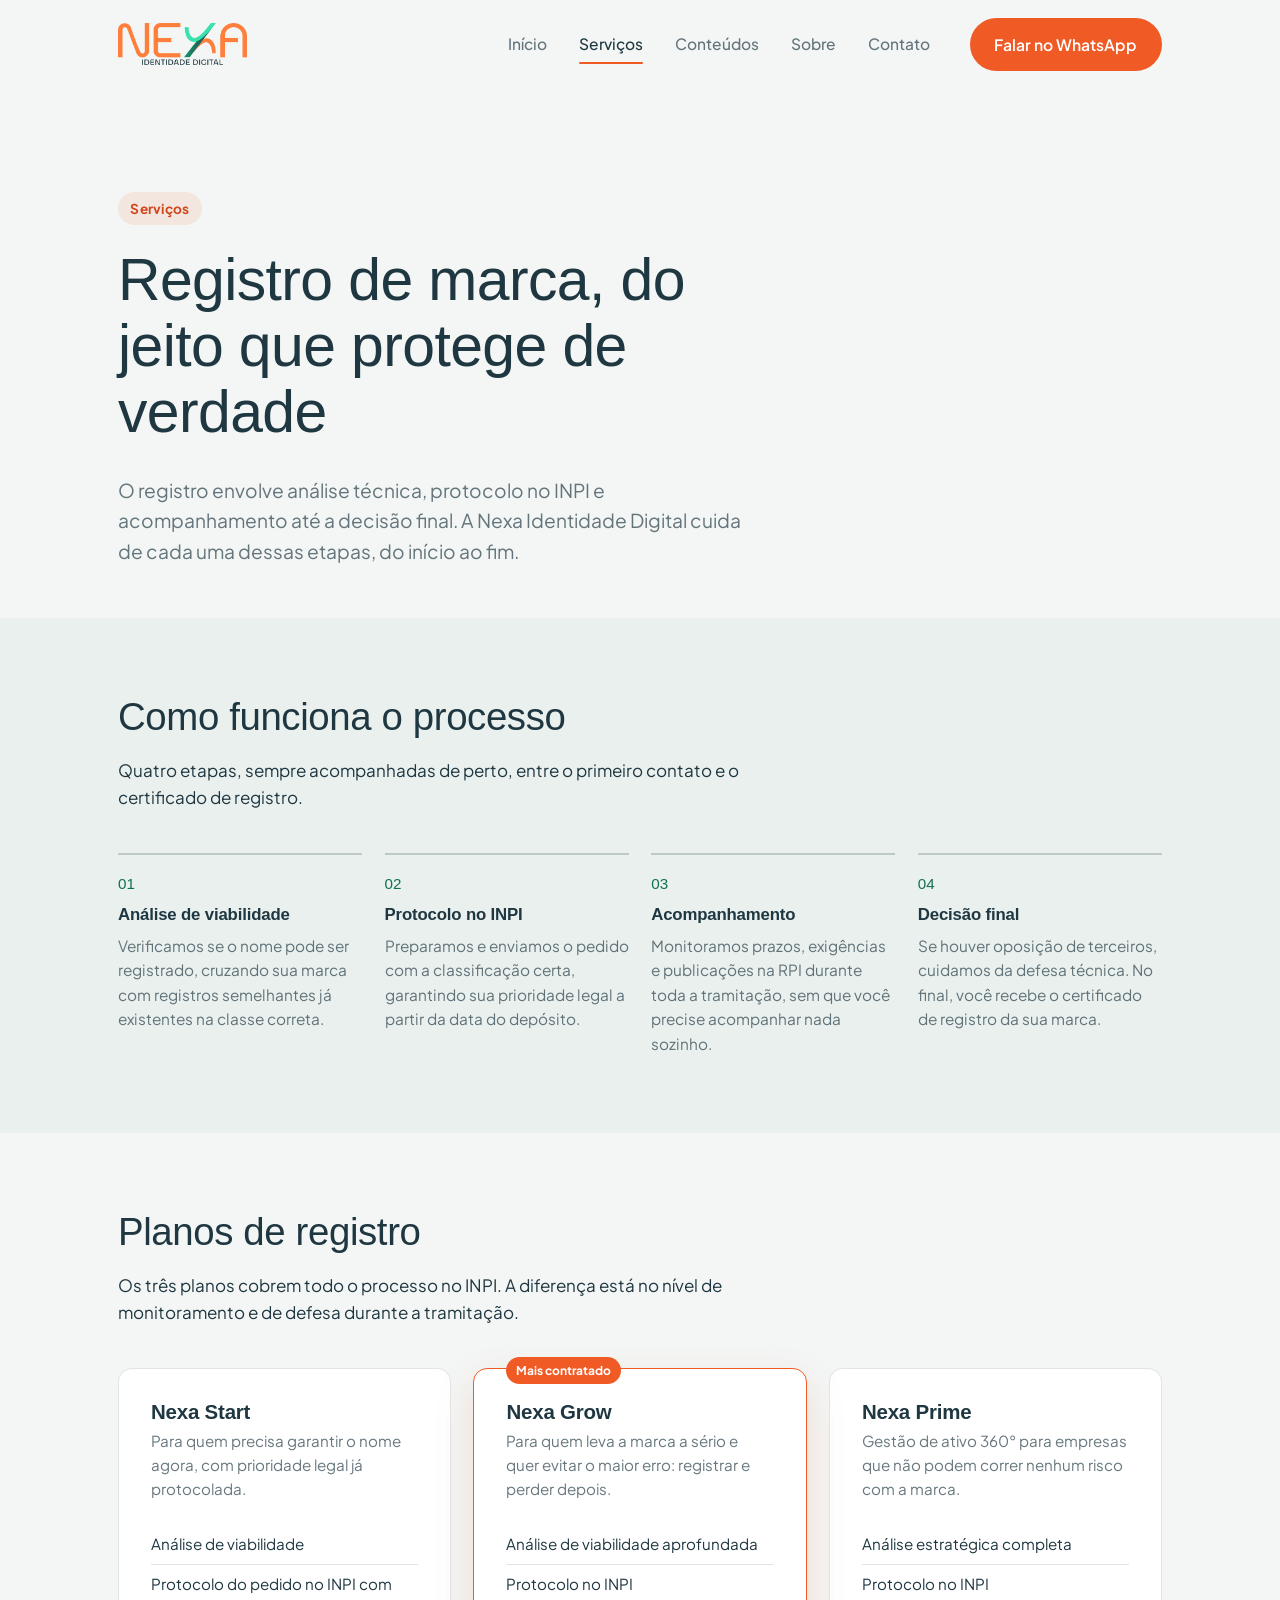
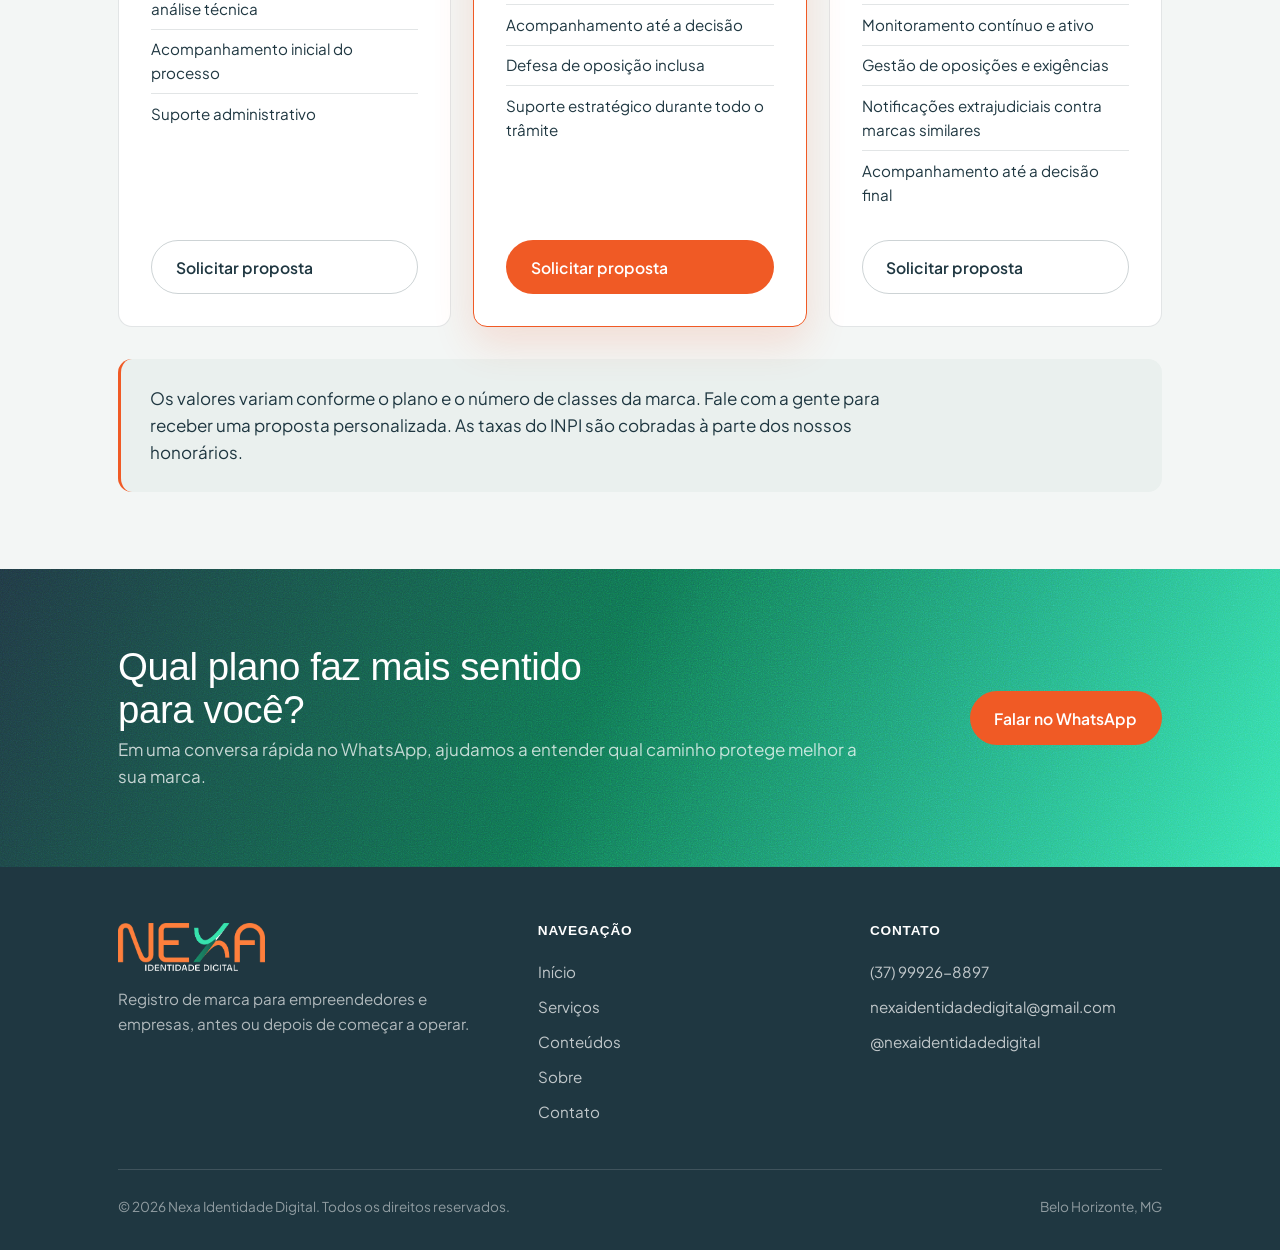
<file: servicos.html>
<!DOCTYPE html>
<html lang="pt-BR">
<head>
<meta charset="UTF-8">
<meta name="viewport" content="width=device-width, initial-scale=1.0">
<title>Registro de Marca: Planos e Processo | Nexa Identidade Digital</title>
<meta name="description" content="Conheça o processo de registro de marca da Nexa Identidade Digital e os planos Start, Grow e Prime, com acompanhamento até a decisão final do INPI.">
<link rel="icon" href="data:image/svg+xml,<svg xmlns=%22http://www.w3.org/2000/svg%22 viewBox=%220 0 32 32%22><rect width=%2232%22 height=%2232%22 rx=%228%22 fill=%22%231f3741%22/><path d=%22M9 22V10l14 12V10%22 stroke=%22%2337e2ad%22 stroke-width=%222.3%22 fill=%22none%22 stroke-linecap=%22round%22 stroke-linejoin=%22round%22/></svg>">
<link rel="preconnect" href="https://api.fontshare.com">
<link href="https://api.fontshare.com/v2/css?f[]=chillax@500,600,700&display=swap" rel="stylesheet">
<link href="https://fonts.googleapis.com/css2?family=Plus+Jakarta+Sans:wght@400;500;600;700;800&display=swap" rel="stylesheet">
<link rel="stylesheet" href="style.css">

<!-- SEO -->
<link rel="canonical" href="https://nexaidentidadedigital.com.br/servicos.html">
<meta property="og:type" content="website">
<meta property="og:locale" content="pt_BR">
<meta property="og:site_name" content="Nexa Identidade Digital">
<meta property="og:title" content="Registro de Marca: Planos e Processo | Nexa Identidade Digital">
<meta property="og:description" content="Conheça o processo de registro de marca da Nexa Identidade Digital e os planos Start, Grow e Prime, com acompanhamento até a decisão final do INPI.">
<meta property="og:url" content="https://nexaidentidadedigital.com.br/servicos.html">
<meta property="og:image" content="https://nexaidentidadedigital.com.br/og-image.png">
<meta name="twitter:card" content="summary_large_image">
<!-- /SEO -->
</head>
<body>

<header class="nav" id="nav">
  <div class="nav-inner">
    <a href="index.html" class="logo"><img src="logo-light-bg.png" alt="Nexa Identidade Digital" class="logo-img"></a>
    <nav class="nav-links" id="navLinks">
      <a href="index.html">Início</a>
      <a href="servicos.html" aria-current="page">Serviços</a>
      <a href="blog.html">Conteúdos</a>
      <a href="sobre.html">Sobre</a>
      <a href="contato.html">Contato</a>
    </nav>
    <a class="btn btn-primary nav-cta" href="https://wa.me/5537999268897?text=Ol%C3%A1%2C%20Luna!%20Quero%20saber%20mais%20sobre%20os%20planos%20de%20registro%20de%20marca." target="_blank" rel="noopener">Falar no WhatsApp</a>
    <button class="nav-toggle" id="navToggle" aria-label="Abrir menu"><span></span><span></span><span></span></button>
  </div>
</header>

<main>

<section class="hero" style="padding-bottom: 2rem;">
  <div class="wrap">
    <span class="hero-eyebrow">Serviços</span>
    <h1 style="max-width: 18ch;">Registro de marca, do jeito que protege de verdade</h1>
    <p class="lede">O registro envolve análise técnica, protocolo no INPI e acompanhamento até a decisão final. A Nexa Identidade Digital cuida de cada uma dessas etapas, do início ao fim.</p>
  </div>
</section>

<!-- PROCESSO -->
<section class="section-alt">
  <div class="wrap">
    <div class="section-head">
      <h2>Como funciona o processo</h2>
      <p>Quatro etapas, sempre acompanhadas de perto, entre o primeiro contato e o certificado de registro.</p>
    </div>
    <div class="timeline">
      <div class="timeline-step">
        <span class="num">01</span>
        <h4>Análise de viabilidade</h4>
        <p>Verificamos se o nome pode ser registrado, cruzando sua marca com registros semelhantes já existentes na classe correta.</p>
      </div>
      <div class="timeline-step">
        <span class="num">02</span>
        <h4>Protocolo no INPI</h4>
        <p>Preparamos e enviamos o pedido com a classificação certa, garantindo sua prioridade legal a partir da data do depósito.</p>
      </div>
      <div class="timeline-step">
        <span class="num">03</span>
        <h4>Acompanhamento</h4>
        <p>Monitoramos prazos, exigências e publicações na RPI durante toda a tramitação, sem que você precise acompanhar nada sozinho.</p>
      </div>
      <div class="timeline-step">
        <span class="num">04</span>
        <h4>Decisão final</h4>
        <p>Se houver oposição de terceiros, cuidamos da defesa técnica. No final, você recebe o certificado de registro da sua marca.</p>
      </div>
    </div>
  </div>
</section>

<!-- PLANOS -->
<section>
  <div class="wrap">
    <div class="section-head">
      <h2>Planos de registro</h2>
      <p>Os três planos cobrem todo o processo no INPI. A diferença está no nível de monitoramento e de defesa durante a tramitação.</p>
    </div>

    <div class="plan-grid">
      <div class="plan-card">
        <h3>Nexa Start</h3>
        <p class="plan-desc">Para quem precisa garantir o nome agora, com prioridade legal já protocolada.</p>
        <ul>
          <li>Análise de viabilidade</li>
          <li>Protocolo do pedido no INPI com análise técnica</li>
          <li>Acompanhamento inicial do processo</li>
          <li>Suporte administrativo</li>
        </ul>
        <a class="btn btn-ghost" href="https://wa.me/5537999268897?text=Ol%C3%A1%2C%20Luna!%20Quero%20saber%20mais%20sobre%20o%20Nexa%20Start." target="_blank" rel="noopener">Solicitar proposta</a>
      </div>

      <div class="plan-card is-featured">
        <span class="plan-tag">Mais contratado</span>
        <h3>Nexa Grow</h3>
        <p class="plan-desc">Para quem leva a marca a sério e quer evitar o maior erro: registrar e perder depois.</p>
        <ul>
          <li>Análise de viabilidade aprofundada</li>
          <li>Protocolo no INPI</li>
          <li>Acompanhamento até a decisão</li>
          <li>Defesa de oposição inclusa</li>
          <li>Suporte estratégico durante todo o trâmite</li>
        </ul>
        <a class="btn btn-primary" href="https://wa.me/5537999268897?text=Ol%C3%A1%2C%20Luna!%20Quero%20saber%20mais%20sobre%20o%20Nexa%20Grow." target="_blank" rel="noopener">Solicitar proposta</a>
      </div>

      <div class="plan-card">
        <h3>Nexa Prime</h3>
        <p class="plan-desc">Gestão de ativo 360° para empresas que não podem correr nenhum risco com a marca.</p>
        <ul>
          <li>Análise estratégica completa</li>
          <li>Protocolo no INPI</li>
          <li>Monitoramento contínuo e ativo</li>
          <li>Gestão de oposições e exigências</li>
          <li>Notificações extrajudiciais contra marcas similares</li>
          <li>Acompanhamento até a decisão final</li>
        </ul>
        <a class="btn btn-ghost" href="https://wa.me/5537999268897?text=Ol%C3%A1%2C%20Luna!%20Quero%20saber%20mais%20sobre%20o%20Nexa%20Prime." target="_blank" rel="noopener">Solicitar proposta</a>
      </div>
    </div>

    <div class="callout" style="margin-top: 2rem;">
      <p>Os valores variam conforme o plano e o número de classes da marca. Fale com a gente para receber uma proposta personalizada. As taxas do INPI são cobradas à parte dos nossos honorários.</p>
    </div>
  </div>
</section>

<section class="cta-band grain-gradient">
  <div class="wrap">
    <div>
      <h2>Qual plano faz mais sentido para você?</h2>
      <p>Em uma conversa rápida no WhatsApp, ajudamos a entender qual caminho protege melhor a sua marca.</p>
    </div>
    <div class="cta-actions">
      <a class="btn btn-orange" href="https://wa.me/5537999268897?text=Ol%C3%A1%2C%20Luna!%20Quero%20entender%20qual%20plano%20faz%20mais%20sentido%20para%20mim." target="_blank" rel="noopener">Falar no WhatsApp</a>
    </div>
  </div>
</section>

</main>

<footer class="footer">
  <div class="wrap">
    <div class="footer-inner">
      <div class="footer-brand">
        <a href="index.html" class="logo"><img src="logo-dark-bg.png" alt="Nexa Identidade Digital" class="logo-img"></a>
        <p>Registro de marca para empreendedores e empresas, antes ou depois de começar a operar.</p>
      </div>
      <div class="footer-col">
        <h4>NAVEGAÇÃO</h4>
        <a href="index.html">Início</a>
        <a href="servicos.html">Serviços</a>
        <a href="blog.html">Conteúdos</a>
        <a href="sobre.html">Sobre</a>
        <a href="contato.html">Contato</a>
      </div>
      <div class="footer-col">
        <h4>CONTATO</h4>
        <a href="https://wa.me/5537999268897" target="_blank" rel="noopener">(37) 99926-8897</a>
        <a href="mailto:nexaidentidadedigital@gmail.com">nexaidentidadedigital@gmail.com</a>
        <a href="https://instagram.com/nexaidentidadedigital" target="_blank" rel="noopener">@nexaidentidadedigital</a>
      </div>
    </div>
    <div class="footer-bottom">
      <span>© 2026 Nexa Identidade Digital. Todos os direitos reservados.</span>
      <span>Belo Horizonte, MG</span>
    </div>
  </div>
</footer>

<script src="main.js"></script>
</body>
</html>
</file>
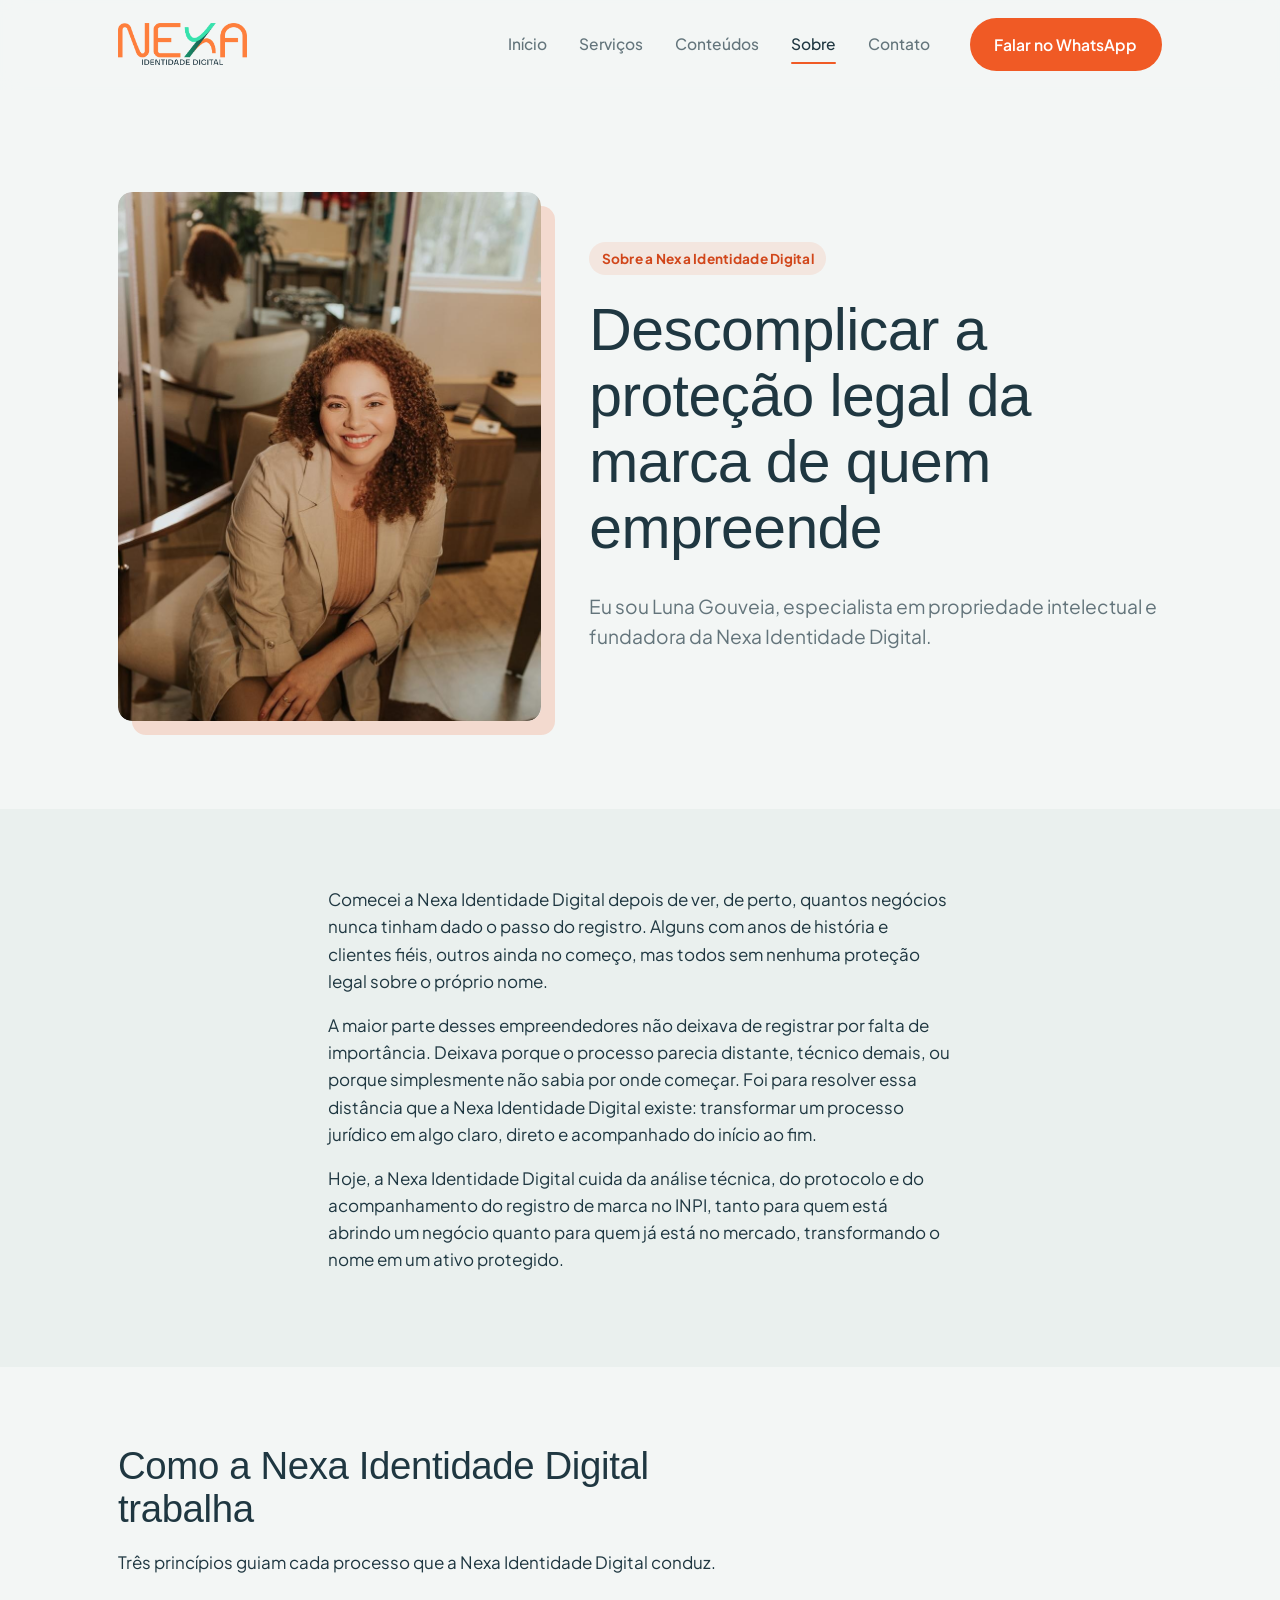
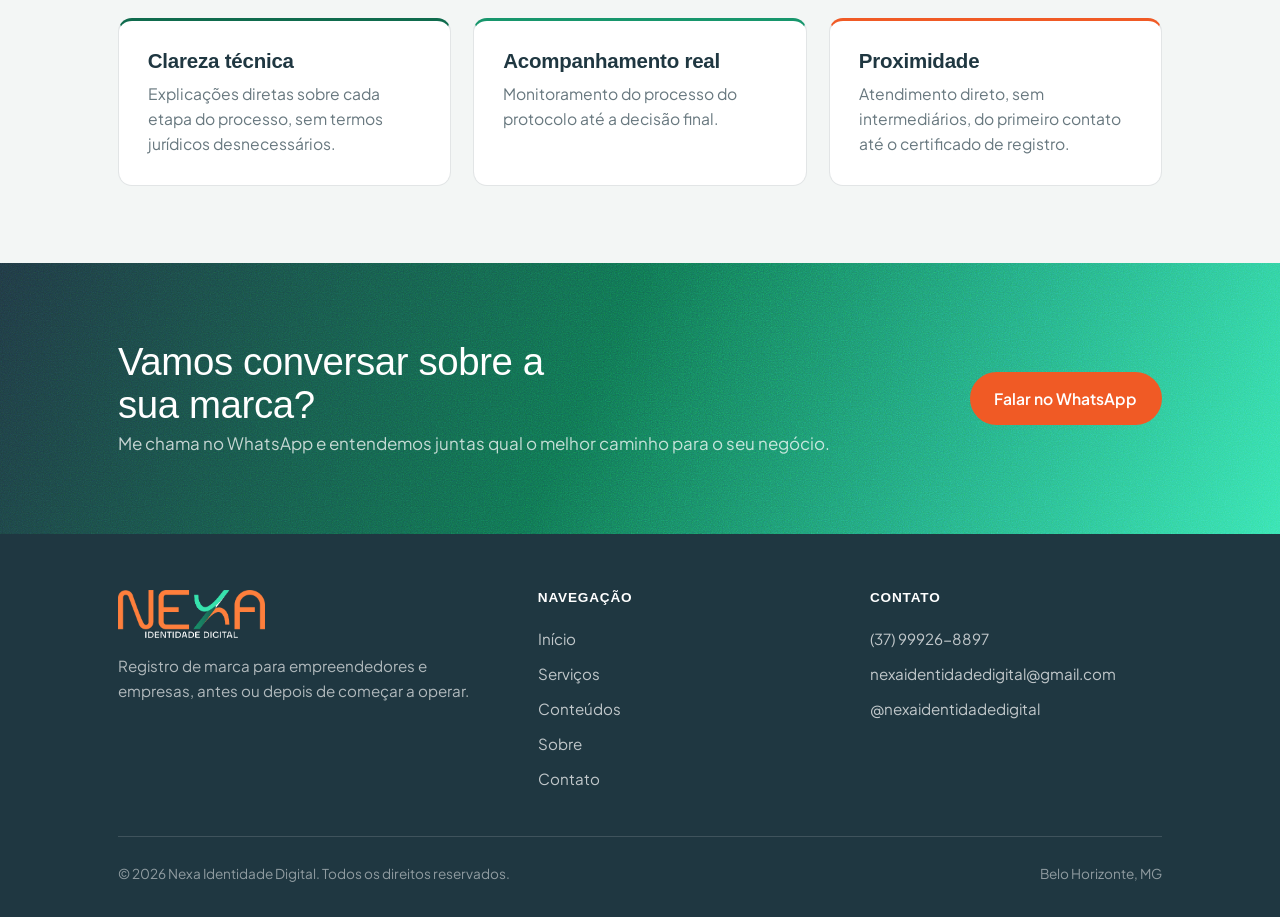
<file: sobre.html>
<!DOCTYPE html>
<html lang="pt-BR">
<head>
<meta charset="UTF-8">
<meta name="viewport" content="width=device-width, initial-scale=1.0">
<title>Sobre | Nexa Identidade Digital</title>
<meta name="description" content="Conheça a Nexa Identidade Digital e Luna Gouveia, especialista em propriedade intelectual à frente do registro de marcas de negócios em todo o Brasil.">
<link rel="icon" href="data:image/svg+xml,<svg xmlns=%22http://www.w3.org/2000/svg%22 viewBox=%220 0 32 32%22><rect width=%2232%22 height=%2232%22 rx=%228%22 fill=%22%231f3741%22/><path d=%22M9 22V10l14 12V10%22 stroke=%22%2337e2ad%22 stroke-width=%222.3%22 fill=%22none%22 stroke-linecap=%22round%22 stroke-linejoin=%22round%22/></svg>">
<link rel="preconnect" href="https://api.fontshare.com">
<link href="https://api.fontshare.com/v2/css?f[]=chillax@500,600,700&display=swap" rel="stylesheet">
<link href="https://fonts.googleapis.com/css2?family=Plus+Jakarta+Sans:wght@400;500;600;700;800&display=swap" rel="stylesheet">
<link rel="stylesheet" href="style.css">

<!-- SEO -->
<link rel="canonical" href="https://nexaidentidadedigital.com.br/sobre.html">
<meta property="og:type" content="website">
<meta property="og:locale" content="pt_BR">
<meta property="og:site_name" content="Nexa Identidade Digital">
<meta property="og:title" content="Sobre | Nexa Identidade Digital">
<meta property="og:description" content="Conheça a Nexa Identidade Digital e Luna Gouveia, especialista em propriedade intelectual à frente do registro de marcas de negócios em todo o Brasil.">
<meta property="og:url" content="https://nexaidentidadedigital.com.br/sobre.html">
<meta property="og:image" content="https://nexaidentidadedigital.com.br/og-image.png">
<meta name="twitter:card" content="summary_large_image">
<!-- /SEO -->
</head>
<body>

<header class="nav" id="nav">
  <div class="nav-inner">
    <a href="index.html" class="logo"><img src="logo-light-bg.png" alt="Nexa Identidade Digital" class="logo-img"></a>
    <nav class="nav-links" id="navLinks">
      <a href="index.html">Início</a>
      <a href="servicos.html">Serviços</a>
      <a href="blog.html">Conteúdos</a>
      <a href="sobre.html" aria-current="page">Sobre</a>
      <a href="contato.html">Contato</a>
    </nav>
    <a class="btn btn-primary nav-cta" href="https://wa.me/5537999268897?text=Ol%C3%A1%2C%20Luna!%20Vi%20a%20p%C3%A1gina%20sobre%20a%20Nexa%20Identidade%20Digital%20e%20quero%20conversar." target="_blank" rel="noopener">Falar no WhatsApp</a>
    <button class="nav-toggle" id="navToggle" aria-label="Abrir menu"><span></span><span></span><span></span></button>
  </div>
</header>

<main>

<section class="hero">
  <div class="wrap about-hero">
    <div class="about-portrait">
      <img src="luna-sobre.jpg" alt="Luna Gouveia, fundadora da Nexa Identidade Digital">
    </div>
    <div>
      <span class="hero-eyebrow">Sobre a Nexa Identidade Digital</span>
      <h1 style="max-width: 14ch;">Descomplicar a proteção legal da marca de quem empreende</h1>
      <p class="lede">Eu sou Luna Gouveia, especialista em propriedade intelectual e fundadora da Nexa Identidade Digital.</p>
    </div>
  </div>
</section>

<section class="section-alt">
  <div class="wrap" style="max-width: 720px;">
    <p>Comecei a Nexa Identidade Digital depois de ver, de perto, quantos negócios nunca tinham dado o passo do registro. Alguns com anos de história e clientes fiéis, outros ainda no começo, mas todos sem nenhuma proteção legal sobre o próprio nome.</p>
    <p>A maior parte desses empreendedores não deixava de registrar por falta de importância. Deixava porque o processo parecia distante, técnico demais, ou porque simplesmente não sabia por onde começar. Foi para resolver essa distância que a Nexa Identidade Digital existe: transformar um processo jurídico em algo claro, direto e acompanhado do início ao fim.</p>
    <p>Hoje, a Nexa Identidade Digital cuida da análise técnica, do protocolo e do acompanhamento do registro de marca no INPI, tanto para quem está abrindo um negócio quanto para quem já está no mercado, transformando o nome em um ativo protegido.</p>
  </div>
</section>

<section>
  <div class="wrap">
    <div class="section-head">
      <h2>Como a Nexa Identidade Digital trabalha</h2>
      <p>Três princípios guiam cada processo que a Nexa Identidade Digital conduz.</p>
    </div>
    <div class="value-grid">
      <div class="risk-card" style="border-top-color: var(--mint-ink);">
        <h3>Clareza técnica</h3>
        <p>Explicações diretas sobre cada etapa do processo, sem termos jurídicos desnecessários.</p>
      </div>
      <div class="risk-card" style="border-top-color: var(--green);">
        <h3>Acompanhamento real</h3>
        <p>Monitoramento do processo do protocolo até a decisão final.</p>
      </div>
      <div class="risk-card" style="border-top-color: var(--orange);">
        <h3>Proximidade</h3>
        <p>Atendimento direto, sem intermediários, do primeiro contato até o certificado de registro.</p>
      </div>
    </div>
  </div>
</section>

<section class="cta-band grain-gradient">
  <div class="wrap">
    <div>
      <h2>Vamos conversar sobre a sua marca?</h2>
      <p>Me chama no WhatsApp e entendemos juntas qual o melhor caminho para o seu negócio.</p>
    </div>
    <div class="cta-actions">
      <a class="btn btn-orange" href="https://wa.me/5537999268897?text=Ol%C3%A1%2C%20Luna!%20Vi%20a%20p%C3%A1gina%20sobre%20a%20Nexa%20Identidade%20Digital%20e%20quero%20conversar." target="_blank" rel="noopener">Falar no WhatsApp</a>
    </div>
  </div>
</section>

</main>

<footer class="footer">
  <div class="wrap">
    <div class="footer-inner">
      <div class="footer-brand">
        <a href="index.html" class="logo"><img src="logo-dark-bg.png" alt="Nexa Identidade Digital" class="logo-img"></a>
        <p>Registro de marca para empreendedores e empresas, antes ou depois de começar a operar.</p>
      </div>
      <div class="footer-col">
        <h4>NAVEGAÇÃO</h4>
        <a href="index.html">Início</a>
        <a href="servicos.html">Serviços</a>
        <a href="blog.html">Conteúdos</a>
        <a href="sobre.html">Sobre</a>
        <a href="contato.html">Contato</a>
      </div>
      <div class="footer-col">
        <h4>CONTATO</h4>
        <a href="https://wa.me/5537999268897" target="_blank" rel="noopener">(37) 99926-8897</a>
        <a href="mailto:nexaidentidadedigital@gmail.com">nexaidentidadedigital@gmail.com</a>
        <a href="https://instagram.com/nexaidentidadedigital" target="_blank" rel="noopener">@nexaidentidadedigital</a>
      </div>
    </div>
    <div class="footer-bottom">
      <span>© 2026 Nexa Identidade Digital. Todos os direitos reservados.</span>
      <span>Belo Horizonte, MG</span>
    </div>
  </div>
</footer>

<script src="main.js"></script>
</body>
</html>
</file>
<file: style.css>
/* ==========================================================================
   NEXA IDENTIDADE DIGITAL — Design tokens
   Paleta extraída do Manual de Identidade Visual da marca:
   #1f3741 (proximidade/segurança), #37e2ad (solução),
   #17966c (conclusão), #f05a25 (calor)
   Tipografia: Chillax (display) + Plus Jakarta Sans (texto)
   ========================================================================== */

:root {
  --ink: #1f3741;
  --ink-soft: rgba(31, 55, 65, 0.68);
  --ink-faint: rgba(31, 55, 65, 0.46);
  --paper: #f3f6f5;
  --paper-alt: #eaf0ee;
  --surface: #ffffff;
  --line: rgba(31, 55, 65, 0.13);
  --line-strong: rgba(31, 55, 65, 0.22);

  --mint: #37e2ad;
  --mint-ink: #0f6b4d;
  --green: #17966c;
  --green-dark: #10704f;
  --orange: #f05a25;
  --orange-dark: #d1461a;

  --display: "Chillax", "Segoe UI", sans-serif;
  --body: "Plus Jakarta Sans", "Segoe UI", sans-serif;

  --max: 1140px;
  --pad: clamp(1.25rem, 4vw, 3rem);
  --radius: 14px;
  --radius-sm: 8px;
}

* {
  box-sizing: border-box;
}

html {
  scroll-behavior: smooth;
}

body {
  margin: 0;
  background: var(--paper);
  color: var(--ink);
  font-family: var(--body);
  font-size: 1.0625rem;
  line-height: 1.6;
  -webkit-font-smoothing: antialiased;
}

img {
  max-width: 100%;
  display: block;
}

a {
  color: inherit;
}

.wrap {
  max-width: var(--max);
  margin: 0 auto;
  padding-left: var(--pad);
  padding-right: var(--pad);
}

h1, h2, h3, h4 {
  font-family: var(--display);
  font-weight: 500;
  line-height: 1.12;
  margin: 0 0 0.5em;
  letter-spacing: -0.01em;
}

h1 { font-size: clamp(2.4rem, 4.6vw, 3.8rem); font-weight: 500; }
h2 { font-size: clamp(1.7rem, 3vw, 2.4rem); }
h3 { font-size: 1.28rem; font-weight: 600; }
h4 { font-size: 1.05rem; font-weight: 600; }

p { margin: 0 0 1em; max-width: 62ch; }
p.lede { font-size: 1.2rem; color: var(--ink-soft); max-width: 46ch; }

.small { font-size: 0.9rem; color: var(--ink-soft); }

::selection {
  background: var(--mint);
  color: var(--ink);
}

:focus-visible {
  outline: 2.5px solid var(--green);
  outline-offset: 3px;
}

/* ---------- buttons ---------- */
.btn {
  display: inline-flex;
  align-items: center;
  gap: 0.5em;
  font-family: var(--body);
  font-weight: 600;
  font-size: 0.98rem;
  padding: 0.85em 1.5em;
  border-radius: 999px;
  border: 1.5px solid transparent;
  text-decoration: none;
  cursor: pointer;
  transition: transform 0.15s ease, background 0.15s ease, border-color 0.15s ease;
  white-space: nowrap;
}

.btn:hover { transform: translateY(-1px); }

.btn-primary {
  background: var(--orange);
  color: #fff;
}
.btn-primary:hover { background: var(--orange-dark); }

.btn-orange {
  background: var(--orange);
  color: #fff;
}
.btn-orange:hover { background: var(--orange-dark); }

.btn-mint {
  background: var(--mint);
  color: var(--ink);
}
.btn-mint:hover { background: #57e9bb; }

.btn-ghost {
  background: transparent;
  border-color: var(--line-strong);
  color: var(--ink);
}
.btn-ghost:hover { border-color: var(--ink); }

.btn-on-dark {
  background: var(--mint);
  color: var(--ink);
}
.btn-on-dark:hover { background: #57e9bb; }

.btn-ghost-on-dark {
  background: transparent;
  border-color: rgba(255,255,255,0.35);
  color: #fff;
}
.btn-ghost-on-dark:hover { border-color: #fff; }

/* ---------- nav ---------- */
.nav {
  position: sticky;
  top: 0;
  z-index: 50;
  background: rgba(243, 246, 245, 0.86);
  backdrop-filter: blur(10px);
  border-bottom: 1px solid transparent;
  transition: border-color 0.2s ease, box-shadow 0.2s ease;
}
.nav.is-scrolled {
  border-bottom-color: var(--line);
  box-shadow: 0 6px 24px rgba(31, 55, 65, 0.06);
}

.nav-inner {
  max-width: var(--max);
  margin: 0 auto;
  padding: 1.1rem var(--pad);
  display: flex;
  align-items: center;
  gap: 2.5rem;
}

.logo {
  display: flex;
  align-items: center;
  text-decoration: none;
  margin-right: auto;
}
.logo-img {
  height: 42px;
  width: auto;
  display: block;
}
.footer .logo-img {
  height: 48px;
}

.nav-links {
  display: flex;
  gap: 2rem;
  font-size: 0.97rem;
  font-weight: 500;
}
.nav-links a {
  text-decoration: none;
  color: var(--ink-soft);
  position: relative;
  padding: 0.2em 0;
}
.nav-links a:hover,
.nav-links a[aria-current="page"] {
  color: var(--ink);
}
.nav-links a[aria-current="page"]::after {
  content: "";
  position: absolute;
  left: 0; right: 0; bottom: -4px;
  height: 2px;
  background: var(--orange);
  border-radius: 2px;
}

.nav-toggle {
  display: none;
  background: none;
  border: none;
  cursor: pointer;
  padding: 0.4rem;
}
.nav-toggle span {
  display: block;
  width: 22px;
  height: 2px;
  background: var(--ink);
  margin: 5px 0;
  transition: transform 0.2s ease, opacity 0.2s ease;
}

@media (max-width: 860px) {
  .nav-links {
    position: fixed;
    inset: 0 0 0 auto;
    height: 100vh;
    width: min(78vw, 320px);
    background: var(--surface);
    flex-direction: column;
    justify-content: center;
    gap: 1.6rem;
    padding: 2rem;
    transform: translateX(100%);
    transition: transform 0.25s ease;
    box-shadow: -12px 0 32px rgba(31,55,65,0.14);
  }
  .nav-links.is-open { transform: translateX(0); }
  .nav-links a { font-size: 1.15rem; }
  .nav-cta { display: none; }
  .nav-toggle { display: block; }
}

/* ---------- organic line motif (signature graphic element) ---------- */
.motif {
  position: absolute;
  pointer-events: none;
  z-index: 0;
}

/* grainy brand gradient, used behind the hero and key CTA moments */
.grain-gradient {
  position: relative;
  background: linear-gradient(115deg, var(--ink) 0%, var(--green-dark) 46%, var(--mint) 100%);
  color: #fff;
}
.grain-gradient::before {
  content: "";
  position: absolute;
  inset: 0;
  z-index: 0;
  opacity: 0.5;
  mix-blend-mode: overlay;
  background-image: url("data:image/svg+xml,%3Csvg xmlns='http://www.w3.org/2000/svg' width='180' height='180'%3E%3Cfilter id='n'%3E%3CfeTurbulence type='fractalNoise' baseFrequency='0.85' numOctaves='2' stitchTiles='stitch'/%3E%3C/filter%3E%3Crect width='100%25' height='100%25' filter='url(%23n)'/%3E%3C/svg%3E");
}
.grain-gradient .hero-eyebrow {
  background: rgba(255,255,255,0.16);
  color: #fff;
}
.grain-gradient h1, .grain-gradient h2 { color: #fff; }
.grain-gradient p.lede { color: rgba(255,255,255,0.86); }
.grain-gradient .hero-grid, .grain-gradient .wrap { position: relative; z-index: 1; }

/* ---------- hero ---------- */
.hero {
  position: relative;
  overflow: hidden;
  padding: clamp(3rem, 8vw, 6.5rem) 0 clamp(3rem, 7vw, 5.5rem);
}
.hero-grid {
  position: relative;
  z-index: 1;
  display: grid;
  grid-template-columns: 1.15fr 0.85fr;
  gap: 3rem;
  align-items: center;
}
.hero-eyebrow {
  display: inline-flex;
  align-items: center;
  gap: 0.5em;
  font-size: 0.85rem;
  font-weight: 700;
  letter-spacing: 0.02em;
  color: var(--orange-dark);
  background: rgba(240, 90, 37, 0.1);
  padding: 0.4em 0.9em;
  border-radius: 999px;
  margin-bottom: 1.4rem;
}
.hero-actions {
  display: flex;
  gap: 0.9rem;
  flex-wrap: wrap;
  margin-top: 1.8rem;
}
.hero-art {
  position: relative;
  aspect-ratio: 1 / 1;
}

@media (max-width: 900px) {
  .hero-grid { grid-template-columns: 1fr; }
  .hero-art { order: -1; max-width: 280px; margin: 0 auto; }
}

/* ---------- sections ---------- */
section { padding: clamp(3rem, 6vw, 5rem) 0; }
.section-alt { background: var(--paper-alt); }
.section-dark { background: var(--ink); color: #fff; }
.section-dark p { color: rgba(255,255,255,0.78); }
.section-dark .small { color: rgba(255,255,255,0.6); }

.section-head {
  max-width: 640px;
  margin-bottom: 2.6rem;
}

/* ---------- risk cards ---------- */
.risk-grid {
  display: grid;
  grid-template-columns: repeat(3, 1fr);
  gap: 1.4rem;
}
.risk-card {
  background: var(--surface);
  border: 1px solid var(--line);
  border-top: 3px solid var(--orange);
  border-radius: var(--radius);
  padding: 1.8rem;
}
.risk-card h3 { margin-bottom: 0.5rem; }
.risk-card p { margin: 0; color: var(--ink-soft); font-size: 0.98rem; }

@media (max-width: 860px) {
  .risk-grid { grid-template-columns: 1fr; }
}

/* ---------- pillar / feature grid ---------- */
.pillar-grid {
  display: grid;
  grid-template-columns: repeat(2, 1fr);
  gap: 1px;
  background: var(--line);
  border: 1px solid var(--line);
  border-radius: var(--radius);
  overflow: hidden;
}
.pillar {
  background: var(--surface);
  padding: 2rem;
}
.pillar .mark {
  width: 40px; height: 40px;
  border-radius: 11px;
  background: var(--orange);
  color: #fff;
  display: flex; align-items: center; justify-content: center;
  font-family: var(--display);
  font-weight: 700;
  font-size: 1.05rem;
  margin-bottom: 1rem;
}
.pillar:nth-child(2) .mark { background: var(--ink); color: var(--mint); }
.pillar:nth-child(3) .mark { background: var(--green); color: #fff; }
.pillar:nth-child(4) .mark { background: var(--orange); color: #fff; }
.pillar p { margin: 0; color: var(--ink-soft); font-size: 0.98rem; }

@media (max-width: 700px) {
  .pillar-grid { grid-template-columns: 1fr; }
}

/* ---------- timeline (process steps) ---------- */
.timeline {
  display: grid;
  grid-template-columns: repeat(4, 1fr);
  gap: 1.4rem;
}
.timeline-step {
  border-top: 2px solid var(--line-strong);
  padding-top: 1.1rem;
}
.timeline-step .num {
  font-family: var(--display);
  font-size: 0.95rem;
  color: var(--green-dark);
  display: block;
  margin-bottom: 0.6rem;
}
.timeline-step p { color: var(--ink-soft); font-size: 0.96rem; margin: 0; }

@media (max-width: 900px) {
  .timeline { grid-template-columns: 1fr 1fr; }
}
@media (max-width: 560px) {
  .timeline { grid-template-columns: 1fr; }
}

/* ---------- plan cards ---------- */
.plan-grid {
  display: grid;
  grid-template-columns: repeat(3, 1fr);
  gap: 1.4rem;
  align-items: stretch;
}
.plan-card {
  background: var(--surface);
  border: 1px solid var(--line);
  border-radius: var(--radius);
  padding: 2rem;
  display: flex;
  flex-direction: column;
}
.plan-card.is-featured {
  border-color: var(--orange);
  box-shadow: 0 16px 40px rgba(240, 90, 37, 0.16);
  position: relative;
}
.plan-tag {
  position: absolute;
  top: -12px;
  left: 2rem;
  background: var(--orange);
  color: #fff;
  font-size: 0.75rem;
  font-weight: 700;
  padding: 0.3em 0.8em;
  border-radius: 999px;
}
.plan-card h3 { margin-bottom: 0.3rem; }
.plan-card .plan-desc {
  color: var(--ink-soft);
  font-size: 0.95rem;
  margin-bottom: 1.4rem;
}
.plan-card ul {
  list-style: none;
  margin: 0 0 1.6rem;
  padding: 0;
  flex-grow: 1;
}
.plan-card li {
  display: flex;
  gap: 0.6em;
  align-items: flex-start;
  font-size: 0.95rem;
  color: var(--ink);
  padding: 0.5em 0;
  border-top: 1px solid var(--line);
}
.plan-card li:first-child { border-top: none; }
.plan-card li svg { flex-shrink: 0; margin-top: 0.2em; }

@media (max-width: 900px) {
  .plan-grid { grid-template-columns: 1fr; }
}

/* ---------- callout ---------- */
.callout {
  background: var(--paper-alt);
  border-radius: var(--radius);
  padding: 1.6rem 1.8rem;
  border-left: 3px solid var(--orange);
}
.callout p { margin: 0; }

/* ---------- CTA band ---------- */
.cta-band {
  position: relative;
  overflow: hidden;
  text-align: left;
}
.cta-band .wrap {
  position: relative;
  z-index: 1;
  display: flex;
  align-items: center;
  justify-content: space-between;
  gap: 2rem;
  flex-wrap: wrap;
}
.cta-band h2 { margin-bottom: 0.3rem; max-width: 22ch; }
.cta-band p { margin-bottom: 0; color: rgba(255,255,255,0.75); }
.cta-actions { display: flex; gap: 0.9rem; flex-wrap: wrap; }

/* ---------- testimonials ---------- */
.testimonial-grid {
  display: grid;
  grid-template-columns: repeat(3, 1fr);
  gap: 1.4rem;
}
.testimonial-card {
  background: rgba(255,255,255,0.06);
  border: 1px solid rgba(255,255,255,0.14);
  border-radius: var(--radius);
  padding: 1.8rem;
}
.testimonial-stars { color: var(--orange); font-size: 0.95rem; letter-spacing: 0.15em; margin-bottom: 0.9rem; }
.testimonial-card p { color: rgba(255,255,255,0.88); font-size: 0.98rem; margin-bottom: 1.2rem; }
.testimonial-name { font-weight: 700; font-size: 0.95rem; }
.testimonial-role { color: rgba(255,255,255,0.55); font-size: 0.85rem; }

@media (max-width: 860px) {
  .testimonial-grid { grid-template-columns: 1fr; }
}

/* ---------- blog ---------- */
.blog-grid {
  display: grid;
  grid-template-columns: repeat(3, 1fr);
  gap: 1.6rem;
}
.blog-card {
  background: var(--surface);
  border: 1px solid var(--line);
  border-radius: var(--radius);
  overflow: hidden;
  text-decoration: none;
  color: var(--ink);
  display: flex;
  flex-direction: column;
  transition: transform 0.15s ease, box-shadow 0.15s ease;
}
.blog-card:hover {
  transform: translateY(-3px);
  box-shadow: 0 18px 36px rgba(31,55,65,0.1);
}
.blog-card .thumb {
  height: 150px;
  background: linear-gradient(135deg, var(--ink) 0%, var(--orange) 140%);
  position: relative;
  overflow: hidden;
}
.blog-card .thumb svg { position: absolute; inset: 0; width: 100%; height: 100%; }
.blog-card .body { padding: 1.5rem; display: flex; flex-direction: column; gap: 0.6rem; flex-grow: 1; }
.blog-card .cat {
  font-size: 0.78rem;
  font-weight: 700;
  color: var(--orange-dark);
}
.blog-card h3 { margin: 0; font-size: 1.15rem; }
.blog-card p { margin: 0; font-size: 0.93rem; color: var(--ink-soft); }
.blog-card .meta { margin-top: auto; font-size: 0.83rem; color: var(--ink-faint); }

@media (max-width: 900px) {
  .blog-grid { grid-template-columns: 1fr 1fr; }
}
@media (max-width: 620px) {
  .blog-grid { grid-template-columns: 1fr; }
}

/* ---------- article ---------- */
.article-head {
  max-width: 720px;
  margin: 0 auto;
  text-align: left;
}
.article-head .cat {
  color: var(--orange-dark);
  font-weight: 700;
  font-size: 0.85rem;
}
.article-body {
  max-width: 720px;
  margin: 0 auto;
}
.article-body p { max-width: none; font-size: 1.08rem; }
.article-body h2 { margin-top: 1.8em; font-size: 1.5rem; }
.article-body h3 { margin-top: 1.4em; }
.article-body ul, .article-body ol { padding-left: 1.3em; }
.article-body li { margin-bottom: 0.5em; }
.article-body blockquote {
  margin: 1.8em 0;
  padding: 1.2em 1.5em;
  background: var(--paper-alt);
  border-left: 3px solid var(--mint-ink);
  border-radius: 0 var(--radius-sm) var(--radius-sm) 0;
}
.article-body blockquote p { margin: 0; }

/* ---------- contact ---------- */
.contact-grid {
  display: grid;
  grid-template-columns: 1fr 1fr;
  gap: 1.4rem;
}
.contact-card {
  background: var(--surface);
  border: 1px solid var(--line);
  border-radius: var(--radius);
  padding: 1.8rem;
  text-decoration: none;
  color: var(--ink);
  display: flex;
  flex-direction: column;
  gap: 0.6rem;
  transition: border-color 0.15s ease, transform 0.15s ease;
}
.contact-card:hover { border-color: var(--orange); transform: translateY(-2px); }
.contact-card .ic {
  width: 40px; height: 40px;
  border-radius: 10px;
  background: rgba(240,90,37,0.1);
  color: var(--orange-dark);
  display: flex; align-items: center; justify-content: center;
}

@media (max-width: 700px) {
  .contact-grid { grid-template-columns: 1fr; }
}

/* ---------- about ---------- */
.about-hero {
  display: grid;
  grid-template-columns: 0.85fr 1.15fr;
  gap: 3rem;
  align-items: center;
}
.about-portrait {
  aspect-ratio: 4/5;
  border-radius: var(--radius);
  position: relative;
  overflow: hidden;
  box-shadow: 14px 14px 0 rgba(240, 90, 37, 0.18);
}
.about-portrait img {
  width: 100%;
  height: 100%;
  object-fit: cover;
  border-radius: var(--radius);
}
@media (max-width: 860px) {
  .about-hero { grid-template-columns: 1fr; }
  .about-portrait { max-width: 320px; margin: 0 auto; }
}

.value-grid {
  display: grid;
  grid-template-columns: repeat(3, 1fr);
  gap: 1.4rem;
}
@media (max-width: 860px) {
  .value-grid { grid-template-columns: 1fr; }
}

/* ---------- footer ---------- */
.footer {
  background: var(--ink);
  color: rgba(255,255,255,0.82);
  padding: 3.5rem 0 2rem;
}
.footer-inner {
  display: grid;
  grid-template-columns: 1.3fr 1fr 1fr;
  gap: 2.5rem;
  padding-bottom: 2.5rem;
  border-bottom: 1px solid rgba(255,255,255,0.14);
}
.footer .logo-tag { color: rgba(255,255,255,0.7); }
.footer-brand p { color: rgba(255,255,255,0.65); font-size: 0.95rem; margin-top: 1rem; max-width: 32ch; }
.footer-col h4 { color: #fff; font-size: 0.85rem; letter-spacing: 0.06em; margin-bottom: 1rem; }
.footer-col a {
  display: block;
  text-decoration: none;
  color: rgba(255,255,255,0.72);
  font-size: 0.95rem;
  padding: 0.35em 0;
}
.footer-col a:hover { color: var(--mint); }
.footer-bottom {
  padding-top: 1.6rem;
  display: flex;
  justify-content: space-between;
  flex-wrap: wrap;
  gap: 0.6rem;
  font-size: 0.85rem;
  color: rgba(255,255,255,0.5);
}

@media (max-width: 760px) {
  .footer-inner { grid-template-columns: 1fr; }
}

/* ---------- utility ---------- */
.center { text-align: center; margin-left: auto; margin-right: auto; }
.mt-0 { margin-top: 0; }
.stack { display: flex; flex-direction: column; gap: 0.4rem; }

/* ---------- fee table (artigos) ---------- */
.table-wrap { overflow-x: auto; margin: 1.5rem 0; }
.fee-table {
  width: 100%;
  border-collapse: collapse;
  background: var(--surface);
  border: 1px solid var(--line);
  border-radius: var(--radius-sm);
  font-size: 0.97rem;
}
.fee-table th, .fee-table td {
  padding: 0.9rem 1.1rem;
  text-align: left;
  border-bottom: 1px solid var(--line);
  vertical-align: top;
}
.fee-table th { background: var(--paper-alt); font-weight: 700; font-size: 0.9rem; }
.fee-table tbody tr:last-child td { border-bottom: none; }
.fee-table td:not(:first-child) { font-weight: 700; color: var(--orange-dark); white-space: nowrap; }
</file>
